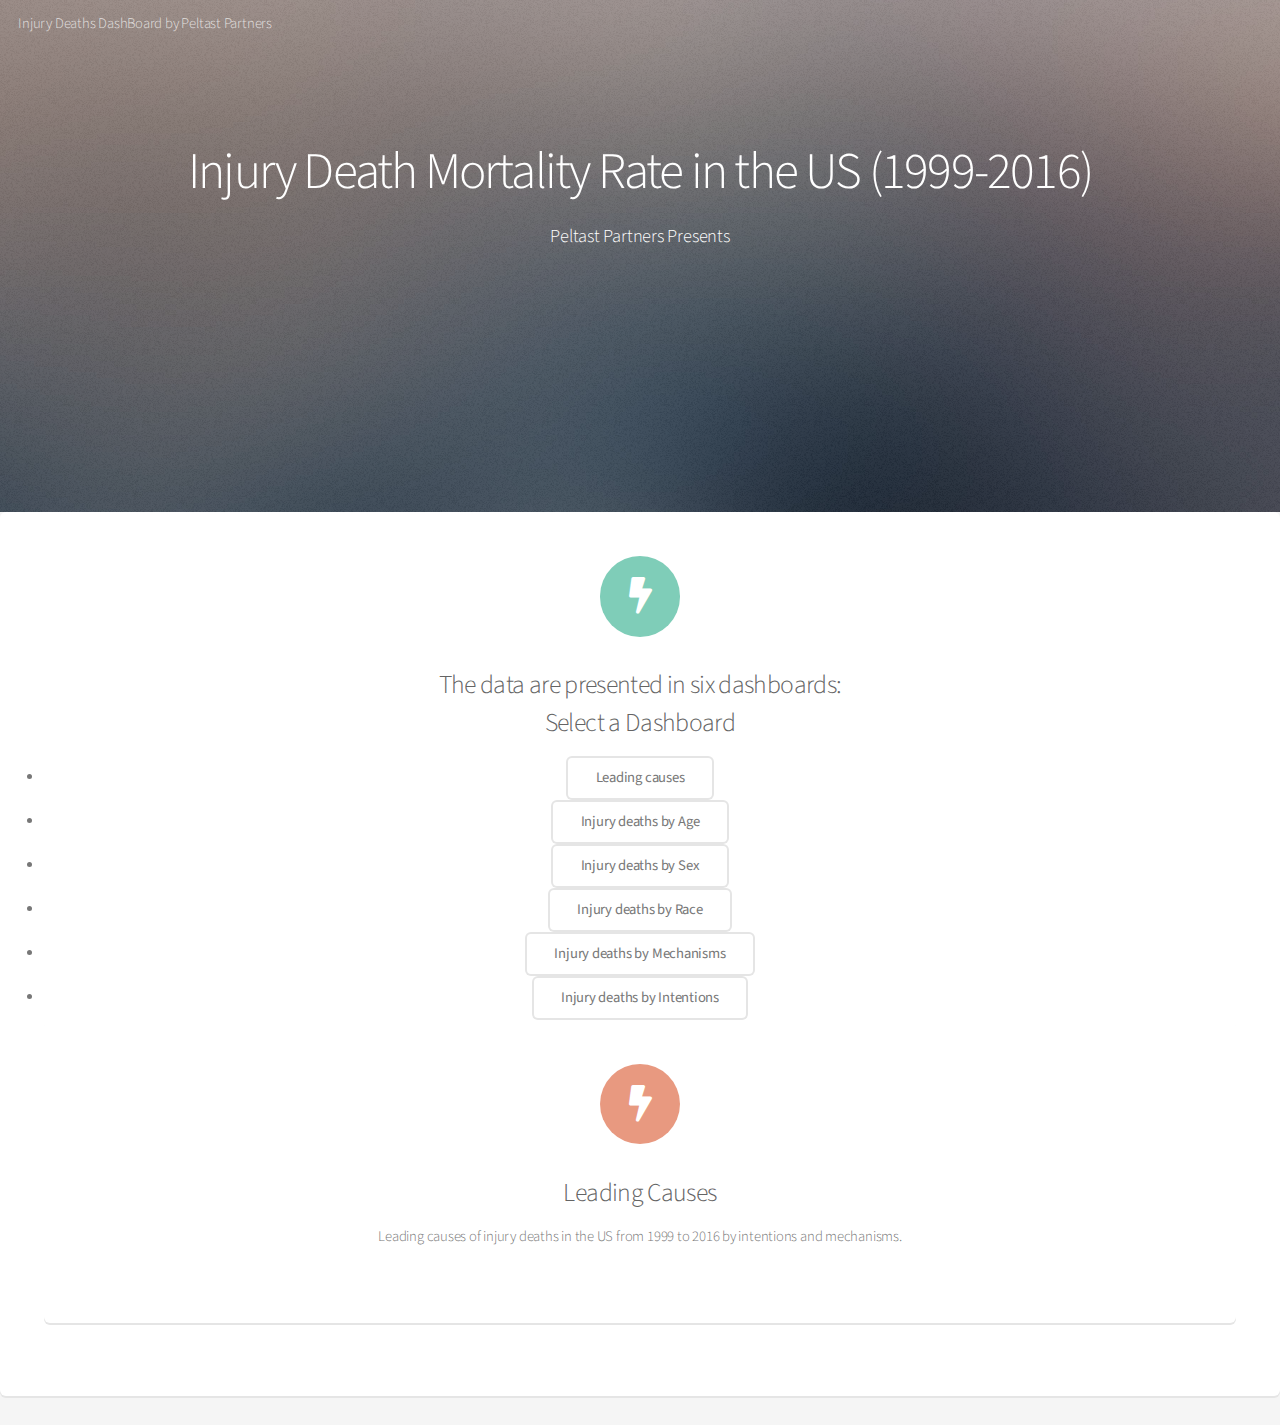
<file: index.html>
<!DOCTYPE HTML>
<!--
	Alpha by HTML5 UP
	html5up.net | @ajlkn
	Free for personal and commercial use under the CCA 3.0 license (html5up.net/license)
-->
<html>
	<head>
		<title>Injury Deaths DashBoard</title>
		<meta charset="utf-8" />
		<meta name="viewport" content="width=device-width, initial-scale=1, user-scalable=no" />
		<link rel="stylesheet" href="assets/css/main.css" />
	</head>
	<body class="landing is-preload">
		<div id="page-wrapper">

			<!-- Header -->
				<header id="header" class="alt">
					<h1>Injury Deaths DashBoard</a> by Peltast Partners</h1>
					
				</header>

			<!-- Banner -->
				<section id="banner">
					<h2>Injury Death Mortality Rate in the US (1999-2016)</h2>
					<p>Peltast Partners Presents</p>
					

				</section>

			<!-- Main -->
		</section>
		<section class="box special features">
			<div class="major">
				<section>
					<span class="icon solid major fa-bolt accent3"></span>
					<head><h3>The data are presented in six dashboards: <br />Select a Dashboard</h3>
										<!-- Nav -->
		<nav id="nav">
			<li><a href="#intro" class="button alt">Leading causes</a></li>
			<li class="active"><a href="byAge.html" class="button alt">Injury deaths by Age</a></li>
			<li><a href="bySex.html" class="button alt"> Injury deaths by Sex</a></li>
			<li><a href="byRace.html" class="button alt">Injury deaths by Race</a></li>
			<li><a href="byMechanism.html" class="button alt">Injury deaths by Mechanisms</a></li>
			<li><a href="byIntentions.html" class="button alt">Injury deaths by Intentions</a></li>

		
		</nav>

		

					<section id="intro" class="box special features">
						<div class="major">
							<section>
								<span class="icon solid major fa-bolt accent2"></span>
								<h3>Leading Causes</h3>
								<p> Leading causes of injury deaths in the US from 1999 to 2016 by intentions and mechanisms.</p>
								<div class='tableauPlaceholder' id='viz1591832825240' style='position: relative'>
									<noscript>
										<a href='#'>
											<img alt=' ' src='https:&#47;&#47;public.tableau.com&#47;static&#47;images&#47;Le&#47;LeadingCauses_15918323935040&#47;LeadingCauses&#47;1_rss.png' style='border: none' />
										</a>
									</noscript>
									<object class='tableauViz'  style='display:none;'>
										<param name='host_url' value='https%3A%2F%2Fpublic.tableau.com%2F' /> 
										<param name='embed_code_version' value='3' /> <param name='site_root' value='' />
										<param name='name' value='LeadingCauses_15918323935040&#47;LeadingCauses' />
										<param name='tabs' value='no' />
										<param name='toolbar' value='yes' />
										<param name='static_image' value='https:&#47;&#47;public.tableau.com&#47;static&#47;images&#47;Le&#47;LeadingCauses_15918323935040&#47;LeadingCauses&#47;1.png' /> 
										<param name='animate_transition' value='yes' /><param name='display_static_image' value='yes' />
										<param name='display_spinner' value='yes' /><param name='display_overlay' value='yes' />
										<param name='display_count' value='yes' />
									</object>
								</div>                
								<script type='text/javascript'>                    
								var divElement = document.getElementById('viz1591832825240');                    
								var vizElement = divElement.getElementsByTagName('object')[0];                    
								if ( divElement.offsetWidth > 800 ) { vizElement.style.width='1000px';vizElement.style.height='827px';} else if ( divElement.offsetWidth > 500 ) { vizElement.style.width='1000px';vizElement.style.height='827px';} else { vizElement.style.width='100%';vizElement.style.height='1277px';}                     var scriptElement = document.createElement('script');                    scriptElement.src = 'https://public.tableau.com/javascripts/api/viz_v1.js';                    vizElement.parentNode.insertBefore(scriptElement, vizElement);                </script>
								
						</div>
</file>
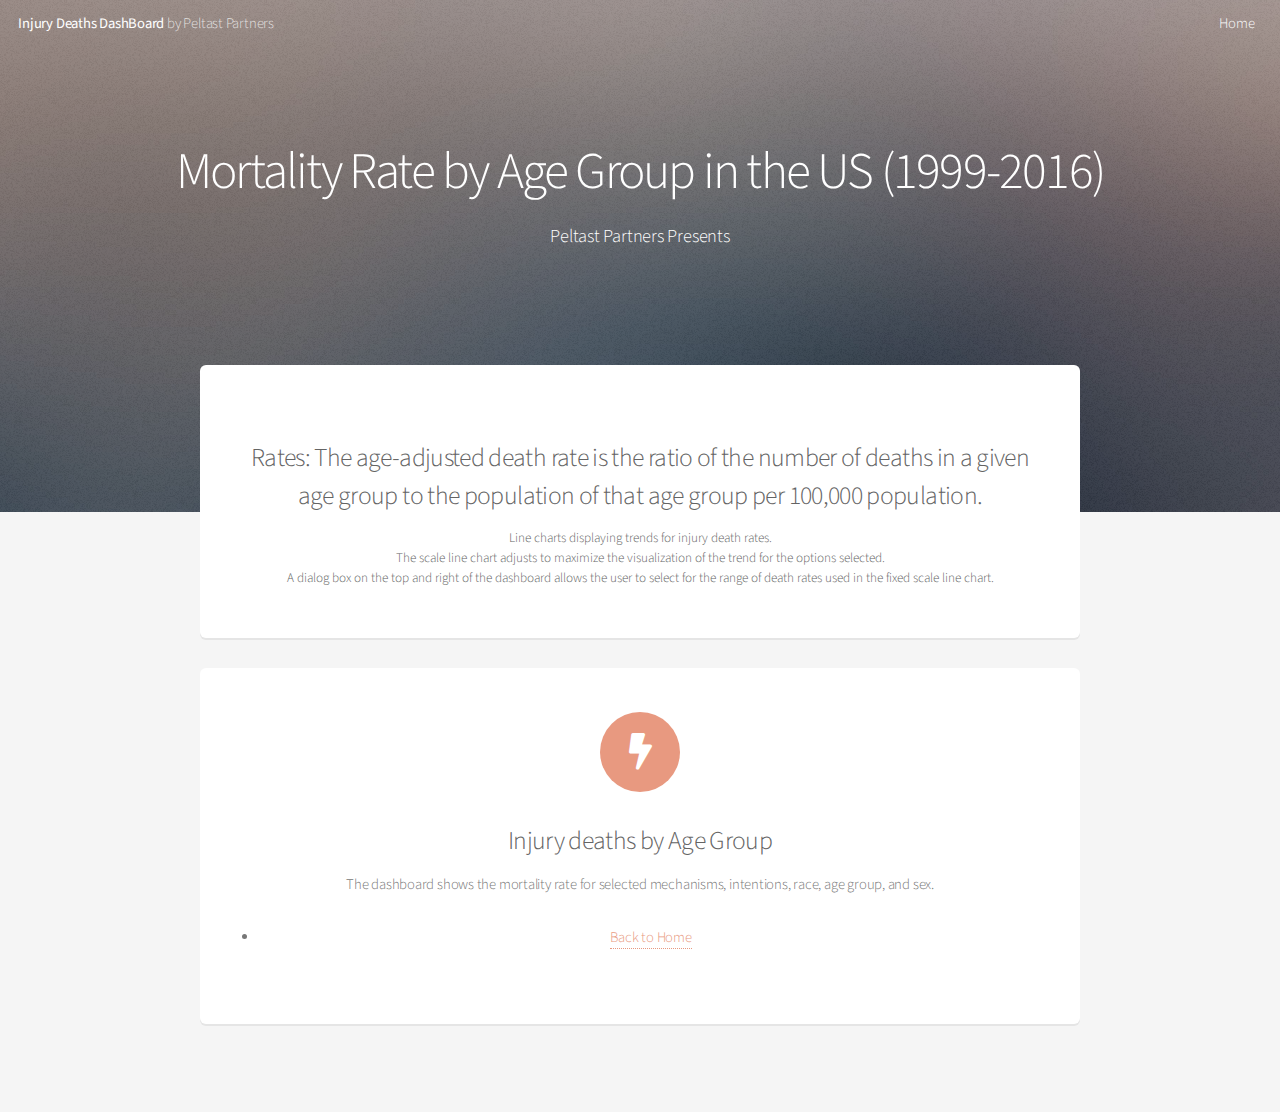
<file: byAge.html>
<!DOCTYPE HTML>
<!--
	Alpha by HTML5 UP
	html5up.net | @ajlkn
	Free for personal and commercial use under the CCA 3.0 license (html5up.net/license)
-->
<html>
	<head>
		<title>Injury Deaths in the US (1999-2016)</title>
		<meta charset="utf-8" />
		<meta name="viewport" content="width=device-width, initial-scale=1, user-scalable=no" />
		<link rel="stylesheet" href="assets/css/main.css" />
	</head>
	<body class="landing is-preload">
		<div id="page-wrapper">

			<!-- Header -->
				<header id="header" class="alt">
					<h1><a href="index.html">Injury Deaths DashBoard</a> by Peltast Partners</h1>
					<nav id="nav">
						<ul>
							<li><a href="index.html">Home</a></li>
							
							
						</ul>
					</nav>
				</header>

			<!-- Banner -->
				<section id="banner">
					<h2>Mortality Rate by Age Group in the US (1999-2016)</h2>
					<p>Peltast Partners Presents</p>

				</section>

			<!-- Main -->
				<section id="main" class="container">

					<section class="box special">
						
							<p style="text-align:left ;">
							<h3>Rates: The age-adjusted death rate is the ratio of the number of deaths in a given age group to the population of that age group per 100,000 population. </h3>
							<h5>Line charts displaying trends for injury death rates. <br />
								The scale line chart adjusts to maximize the visualization of the trend for the options selected. <br />
								A dialog box on the top and right of the dashboard allows the user to select for the range of death rates used in the fixed scale line chart.</h5>
								
							</p>

					</section>

					<section class="box special features">
						<div class="major">
							<section>
								<span class="icon solid major fa-bolt accent2"></span>
								<h3>Injury deaths by Age Group</h3>
								<p> The dashboard shows the mortality rate for selected mechanisms, intentions, race, age group, and sex.</p>
								<nav id="nav">
									<ul>
										<li><a href="index.html">Back to Home</a></li>
										
										
									</ul>
								</nav>
								<div class='tableauPlaceholder' id='viz1591850928525' style='position: relative'><noscript><a href='#'><img alt=' ' src='https:&#47;&#47;public.tableau.com&#47;static&#47;images&#47;Ag&#47;Age-adjustedMortalityRatebyAge&#47;DBbyAge&#47;1_rss.png' style='border: none' /></a></noscript><object class='tableauViz'  style='display:none;'><param name='host_url' value='https%3A%2F%2Fpublic.tableau.com%2F' /> <param name='embed_code_version' value='3' /> <param name='site_root' value='' /><param name='name' value='Age-adjustedMortalityRatebyAge&#47;DBbyAge' /><param name='tabs' value='no' /><param name='toolbar' value='yes' /><param name='static_image' value='https:&#47;&#47;public.tableau.com&#47;static&#47;images&#47;Ag&#47;Age-adjustedMortalityRatebyAge&#47;DBbyAge&#47;1.png' /> <param name='animate_transition' value='yes' /><param name='display_static_image' value='yes' /><param name='display_spinner' value='yes' /><param name='display_overlay' value='yes' /><param name='display_count' value='yes' /><param name='filter' value='publish=yes' /></object></div>                <script type='text/javascript'>                    var divElement = document.getElementById('viz1591850928525');                    var vizElement = divElement.getElementsByTagName('object')[0];                    if ( divElement.offsetWidth > 800 ) { vizElement.style.width='1000px';vizElement.style.height='827px';} else if ( divElement.offsetWidth > 500 ) { vizElement.style.width='1000px';vizElement.style.height='827px';} else { vizElement.style.width='100%';vizElement.style.height='727px';}                     var scriptElement = document.createElement('script');                    scriptElement.src = 'https://public.tableau.com/javascripts/api/viz_v1.js';                    vizElement.parentNode.insertBefore(scriptElement, vizElement);                </script>
						</div>
						
					</section>
</file>
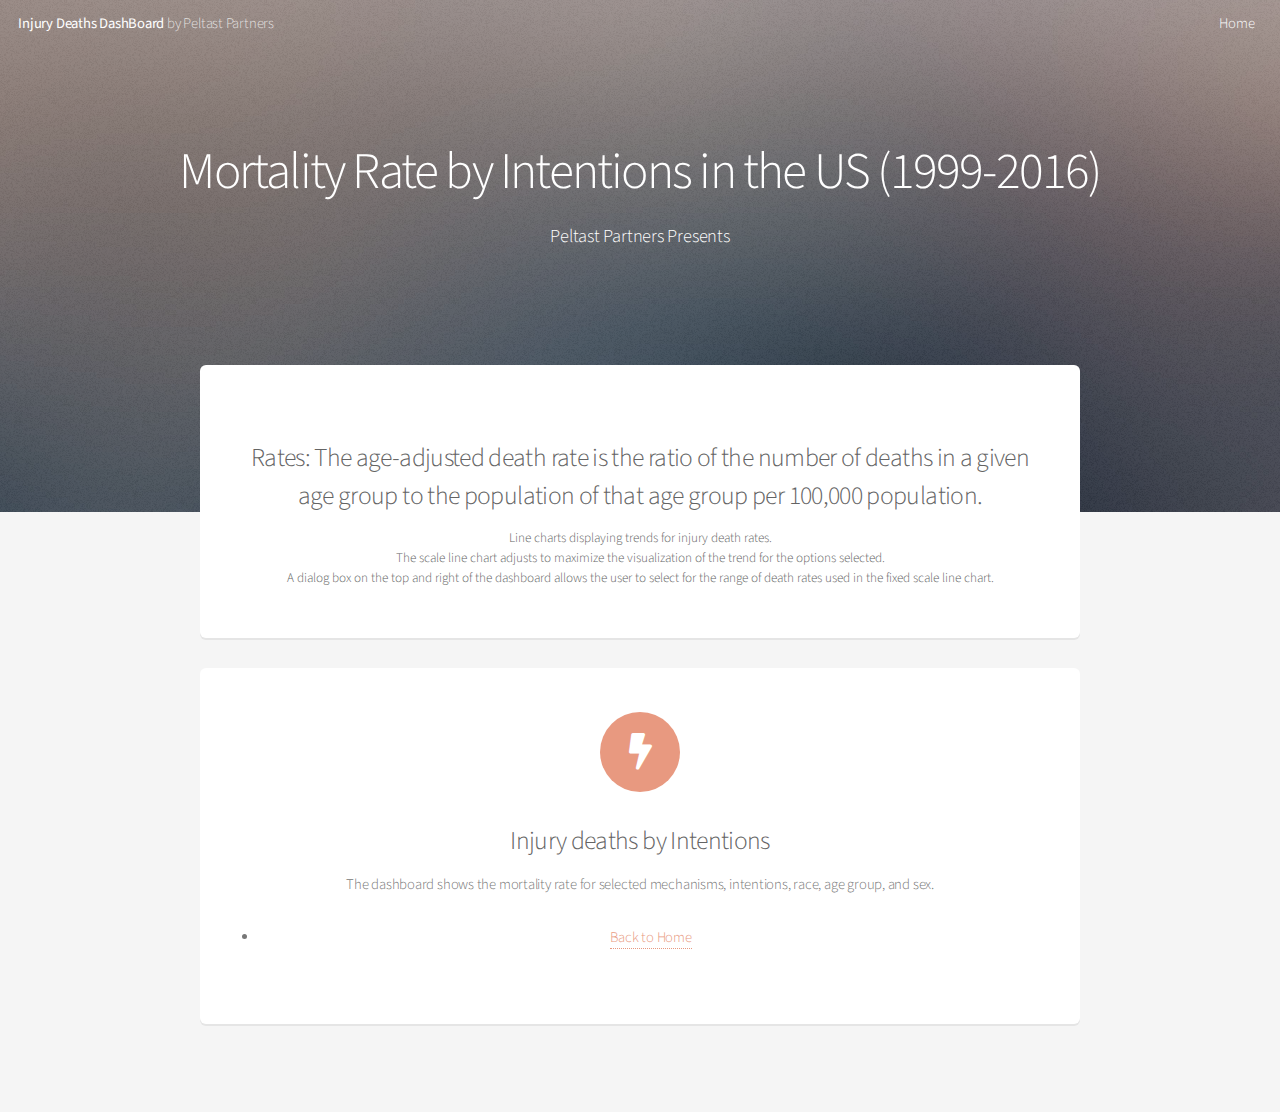
<file: byIntentions.html>
<!DOCTYPE HTML>
<!--
	Alpha by HTML5 UP
	html5up.net | @ajlkn
	Free for personal and commercial use under the CCA 3.0 license (html5up.net/license)
-->
<html>
	<head>
		<title>Injury Deaths in the US (1999-2016)</title>
		<meta charset="utf-8" />
		<meta name="viewport" content="width=device-width, initial-scale=1, user-scalable=no" />
		<link rel="stylesheet" href="assets/css/main.css" />
	</head>
	<body class="landing is-preload">
		<div id="page-wrapper">

			<!-- Header -->
				<header id="header" class="alt">
					<h1><a href="index.html">Injury Deaths DashBoard</a> by Peltast Partners</h1>
					<nav id="nav">
						<ul>
							<li><a href="index.html">Home</a></li>
							
							
						</ul>
					</nav>
				</header>

			<!-- Banner -->
				<section id="banner">
					<h2>Mortality Rate by Intentions in the US (1999-2016)</h2>
					<p>Peltast Partners Presents</p>

				</section>

			<!-- Main -->
				<section id="main" class="container">

					<section class="box special">
						
							<p style="text-align:left ;">
							<h3>Rates: The age-adjusted death rate is the ratio of the number of deaths in a given age group to the population of that age group per 100,000 population. </h3>
							<h5>Line charts displaying trends for injury death rates. <br />
								The scale line chart adjusts to maximize the visualization of the trend for the options selected. <br />
								A dialog box on the top and right of the dashboard allows the user to select for the range of death rates used in the fixed scale line chart.</h5>
								
							</p>

					</section>

					<section class="box special features">
						<div class="major">
							<section>
								<span class="icon solid major fa-bolt accent2"></span>
								<h3>Injury deaths by Intentions</h3>
								<p> The dashboard shows the mortality rate for selected mechanisms, intentions, race, age group, and sex.</p>
								<nav id="nav">
									<ul>
										<li><a href="index.html">Back to Home</a></li>
										
										
									</ul>
								</nav>
								<div class='tableauPlaceholder' id='viz1591846360124' style='position: relative'><noscript><a href='#'><img alt=' ' src='https:&#47;&#47;public.tableau.com&#47;static&#47;images&#47;Ag&#47;Age-adjustedMortalityRatebyIntentions&#47;DBbyIntention&#47;1_rss.png' style='border: none' /></a></noscript><object class='tableauViz'  style='display:none;'><param name='host_url' value='https%3A%2F%2Fpublic.tableau.com%2F' /> <param name='embed_code_version' value='3' /> <param name='site_root' value='' /><param name='name' value='Age-adjustedMortalityRatebyIntentions&#47;DBbyIntention' /><param name='tabs' value='no' /><param name='toolbar' value='yes' /><param name='static_image' value='https:&#47;&#47;public.tableau.com&#47;static&#47;images&#47;Ag&#47;Age-adjustedMortalityRatebyIntentions&#47;DBbyIntention&#47;1.png' /> <param name='animate_transition' value='yes' /><param name='display_static_image' value='yes' /><param name='display_spinner' value='yes' /><param name='display_overlay' value='yes' /><param name='display_count' value='yes' /></object></div>                <script type='text/javascript'>                    var divElement = document.getElementById('viz1591846360124');                    var vizElement = divElement.getElementsByTagName('object')[0];                    if ( divElement.offsetWidth > 800 ) { vizElement.style.width='1000px';vizElement.style.height='827px';} else if ( divElement.offsetWidth > 500 ) { vizElement.style.width='1000px';vizElement.style.height='827px';} else { vizElement.style.width='100%';vizElement.style.height='727px';}                     var scriptElement = document.createElement('script');                    scriptElement.src = 'https://public.tableau.com/javascripts/api/viz_v1.js';                    vizElement.parentNode.insertBefore(scriptElement, vizElement);                </script>
							</div>
						
					</section>
</file>
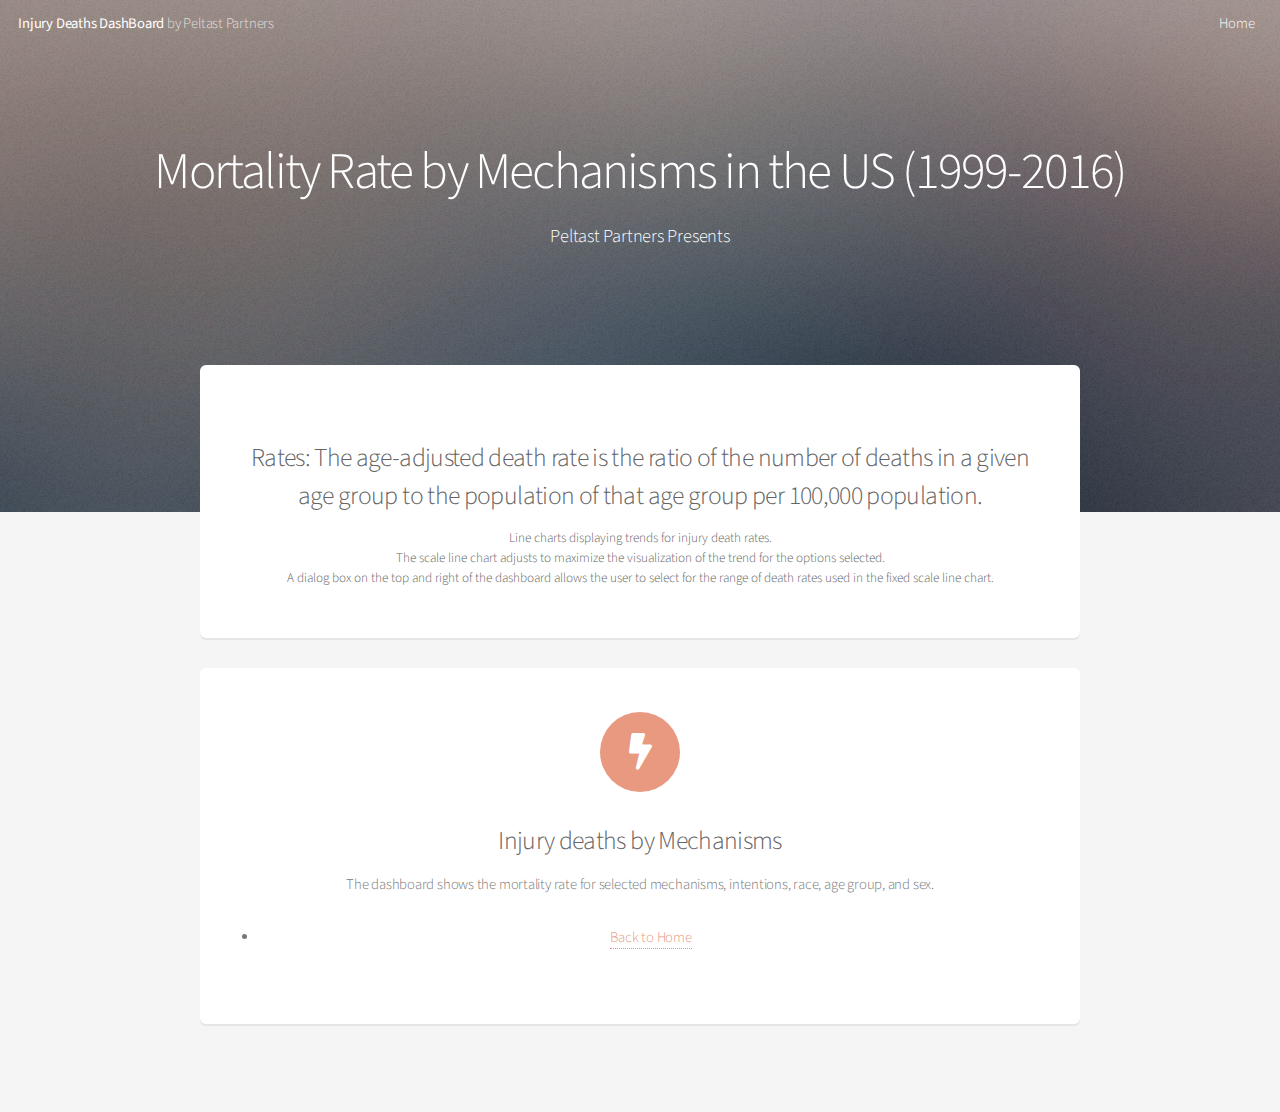
<file: byMechanism.html>
<!DOCTYPE HTML>
<!--
	Alpha by HTML5 UP
	html5up.net | @ajlkn
	Free for personal and commercial use under the CCA 3.0 license (html5up.net/license)
-->
<html>
	<head>
		<title>Injury Deaths in the US (1999-2016)</title>
		<meta charset="utf-8" />
		<meta name="viewport" content="width=device-width, initial-scale=1, user-scalable=no" />
		<link rel="stylesheet" href="assets/css/main.css" />
	</head>
	<body class="landing is-preload">
		<div id="page-wrapper">

			<!-- Header -->
				<header id="header" class="alt">
					<h1><a href="index.html">Injury Deaths DashBoard</a> by Peltast Partners</h1>
					<nav id="nav">
						<ul>
							<li><a href="index.html">Home</a></li>
							
							
						</ul>
					</nav>
				</header>

			<!-- Banner -->
				<section id="banner">
					<h2>Mortality Rate by Mechanisms in the US (1999-2016)</h2>
					<p>Peltast Partners Presents</p>

				</section>

			<!-- Main -->
				<section id="main" class="container">

					<section class="box special">
						
							<p style="text-align:left ;">
							<h3>Rates: The age-adjusted death rate is the ratio of the number of deaths in a given age group to the population of that age group per 100,000 population. </h3>
							<h5>Line charts displaying trends for injury death rates. <br />
								The scale line chart adjusts to maximize the visualization of the trend for the options selected. <br />
								A dialog box on the top and right of the dashboard allows the user to select for the range of death rates used in the fixed scale line chart.</h5>
								
							</p>

					</section>

					<section class="box special features">
						<div class="major">
							<section>
								<span class="icon solid major fa-bolt accent2"></span>
								<h3>Injury deaths by Mechanisms</h3>
								<p> The dashboard shows the mortality rate for selected mechanisms, intentions, race, age group, and sex.</p>
								<nav id="nav">
									<ul>
										<li><a href="index.html">Back to Home</a></li>
										
										
									</ul>
								</nav>
								<div class='tableauPlaceholder' id='viz1591846265862' style='position: relative'><noscript><a href='#'><img alt=' ' src='https:&#47;&#47;public.tableau.com&#47;static&#47;images&#47;Ag&#47;Age-adjustedMortalityRatebyMechanism&#47;DBbyMechanism&#47;1_rss.png' style='border: none' /></a></noscript><object class='tableauViz'  style='display:none;'><param name='host_url' value='https%3A%2F%2Fpublic.tableau.com%2F' /> <param name='embed_code_version' value='3' /> <param name='site_root' value='' /><param name='name' value='Age-adjustedMortalityRatebyMechanism&#47;DBbyMechanism' /><param name='tabs' value='no' /><param name='toolbar' value='yes' /><param name='static_image' value='https:&#47;&#47;public.tableau.com&#47;static&#47;images&#47;Ag&#47;Age-adjustedMortalityRatebyMechanism&#47;DBbyMechanism&#47;1.png' /> <param name='animate_transition' value='yes' /><param name='display_static_image' value='yes' /><param name='display_spinner' value='yes' /><param name='display_overlay' value='yes' /><param name='display_count' value='yes' /></object></div>                <script type='text/javascript'>                    var divElement = document.getElementById('viz1591846265862');                    var vizElement = divElement.getElementsByTagName('object')[0];                    if ( divElement.offsetWidth > 800 ) { vizElement.style.width='1000px';vizElement.style.height='827px';} else if ( divElement.offsetWidth > 500 ) { vizElement.style.width='1000px';vizElement.style.height='827px';} else { vizElement.style.width='100%';vizElement.style.height='727px';}                     var scriptElement = document.createElement('script');                    scriptElement.src = 'https://public.tableau.com/javascripts/api/viz_v1.js';                    vizElement.parentNode.insertBefore(scriptElement, vizElement);                </script>
							</div>
						
					</section>
</file>
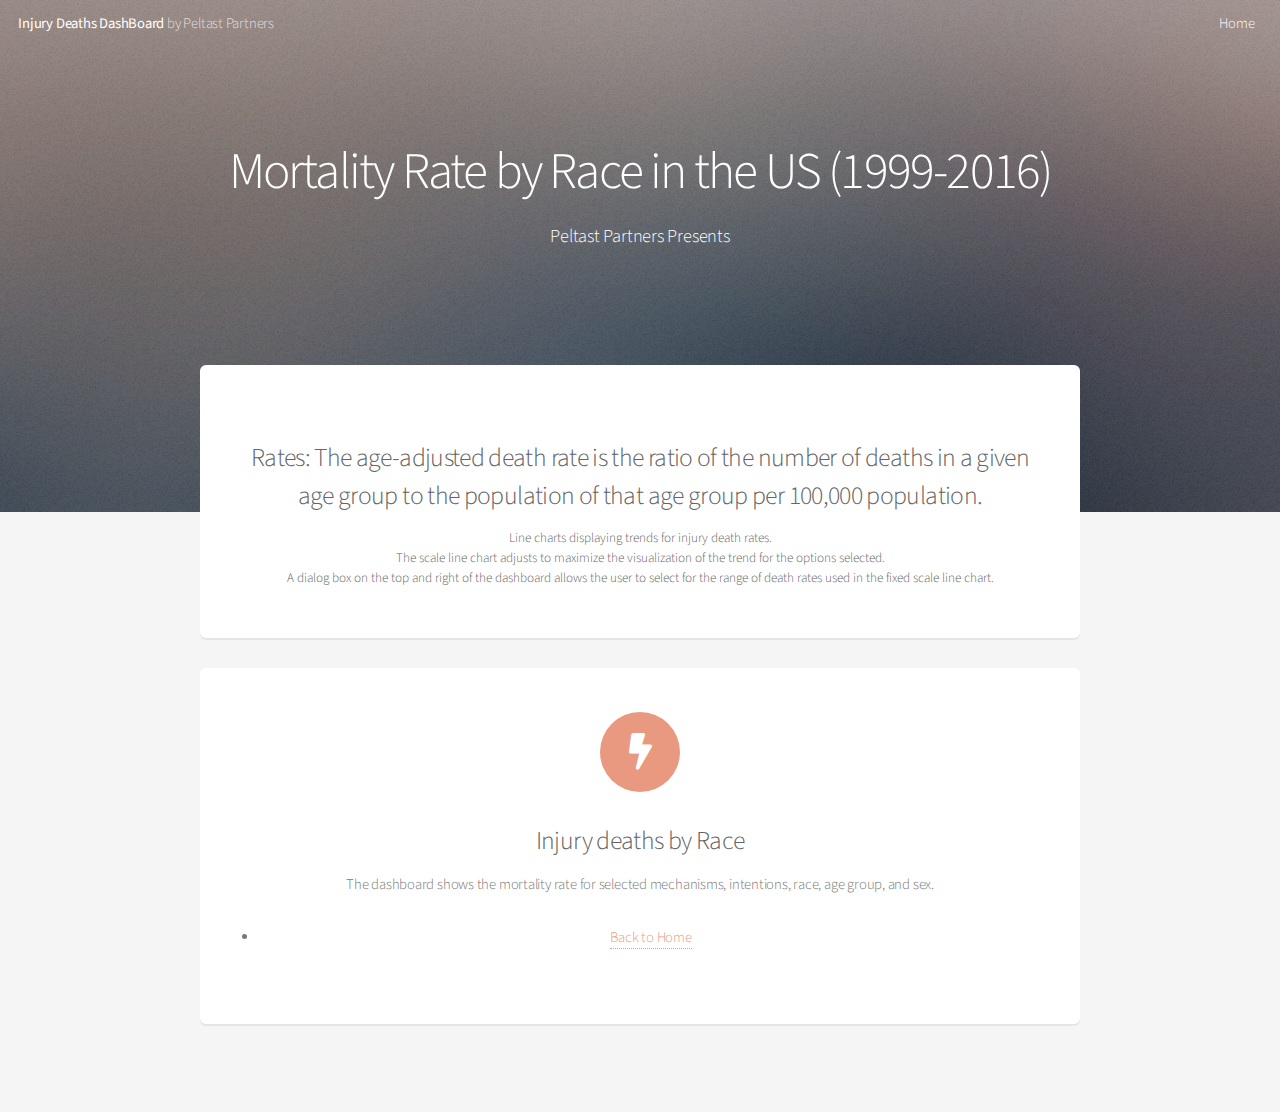
<file: byRace.html>
<!DOCTYPE HTML>
<!--
	Alpha by HTML5 UP
	html5up.net | @ajlkn
	Free for personal and commercial use under the CCA 3.0 license (html5up.net/license)
-->
<html>
	<head>
		<title>Injury Deaths in the US (1999-2016)</title>
		<meta charset="utf-8" />
		<meta name="viewport" content="width=device-width, initial-scale=1, user-scalable=no" />
		<link rel="stylesheet" href="assets/css/main.css" />
	</head>
	<body class="landing is-preload">
		<div id="page-wrapper">

			<!-- Header -->
				<header id="header" class="alt">
					<h1><a href="index.html">Injury Deaths DashBoard</a> by Peltast Partners</h1>
					<nav id="nav">
						<ul>
							<li><a href="index.html">Home</a></li>
							
							
						</ul>
					</nav>
				</header>

			<!-- Banner -->
				<section id="banner">
					<h2>Mortality Rate by Race in the US (1999-2016)</h2>
					<p>Peltast Partners Presents</p>

				</section>

			<!-- Main -->
				<section id="main" class="container">

					<section class="box special">
						
							<p style="text-align:left ;">
							<h3>Rates: The age-adjusted death rate is the ratio of the number of deaths in a given age group to the population of that age group per 100,000 population. </h3>
							<h5>Line charts displaying trends for injury death rates. <br />
								The scale line chart adjusts to maximize the visualization of the trend for the options selected. <br />
								A dialog box on the top and right of the dashboard allows the user to select for the range of death rates used in the fixed scale line chart.</h5>
								
							</p>

					</section>

					<section class="box special features">
						<div class="major">
							<section>
								<span class="icon solid major fa-bolt accent2"></span>
								<h3>Injury deaths by Race</h3>
								<p> The dashboard shows the mortality rate for selected mechanisms, intentions, race, age group, and sex.</p>
								<nav id="nav">
									<ul>
										<li><a href="index.html">Back to Home</a></li>
										
										
									</ul>
								</nav>
								<div class='tableauPlaceholder' id='viz1591846037631' style='position: relative'><noscript><a href='#'><img alt=' ' src='https:&#47;&#47;public.tableau.com&#47;static&#47;images&#47;Ag&#47;Age-adjustedMortalityRatebyRace&#47;DBbyRace&#47;1_rss.png' style='border: none' /></a></noscript><object class='tableauViz'  style='display:none;'><param name='host_url' value='https%3A%2F%2Fpublic.tableau.com%2F' /> <param name='embed_code_version' value='3' /> <param name='site_root' value='' /><param name='name' value='Age-adjustedMortalityRatebyRace&#47;DBbyRace' /><param name='tabs' value='no' /><param name='toolbar' value='yes' /><param name='static_image' value='https:&#47;&#47;public.tableau.com&#47;static&#47;images&#47;Ag&#47;Age-adjustedMortalityRatebyRace&#47;DBbyRace&#47;1.png' /> <param name='animate_transition' value='yes' /><param name='display_static_image' value='yes' /><param name='display_spinner' value='yes' /><param name='display_overlay' value='yes' /><param name='display_count' value='yes' /><param name='filter' value='publish=yes' /></object></div>                <script type='text/javascript'>                    var divElement = document.getElementById('viz1591846037631');                    var vizElement = divElement.getElementsByTagName('object')[0];                    if ( divElement.offsetWidth > 800 ) { vizElement.style.width='1000px';vizElement.style.height='827px';} else if ( divElement.offsetWidth > 500 ) { vizElement.style.width='1000px';vizElement.style.height='827px';} else { vizElement.style.width='100%';vizElement.style.height='727px';}                     var scriptElement = document.createElement('script');                    scriptElement.src = 'https://public.tableau.com/javascripts/api/viz_v1.js';                    vizElement.parentNode.insertBefore(scriptElement, vizElement);                </script>
							</div>
						
					</section>
</file>
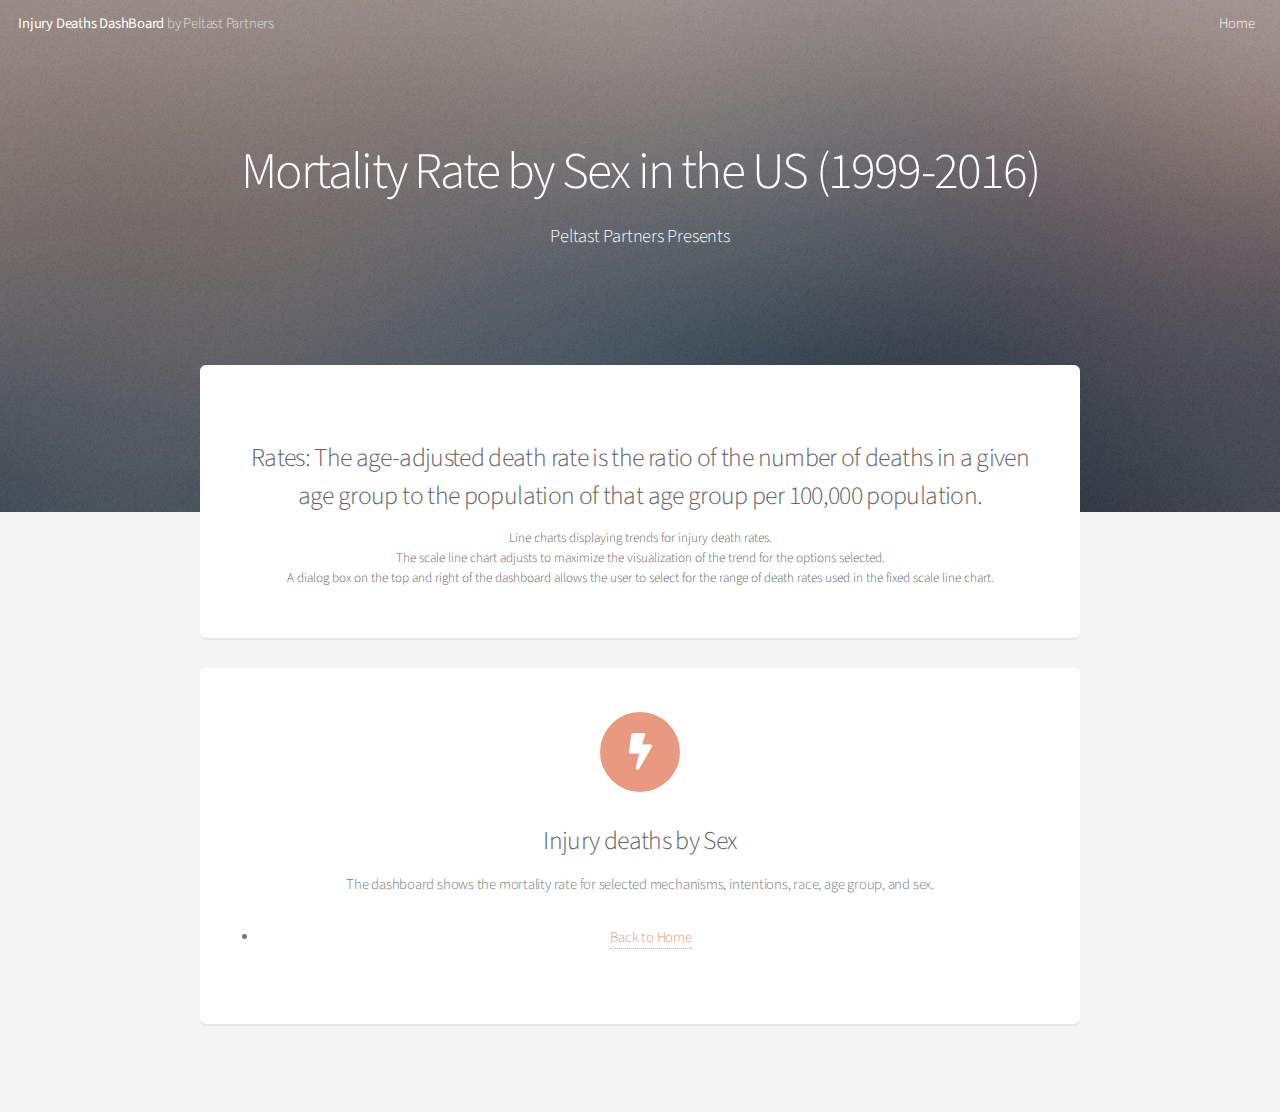
<file: bySex.html>
<!DOCTYPE HTML>
<!--
	Alpha by HTML5 UP
	html5up.net | @ajlkn
	Free for personal and commercial use under the CCA 3.0 license (html5up.net/license)
-->
<html>
	<head>
		<title>Injury Deaths in the US (1999-2016)</title>
		<meta charset="utf-8" />
		<meta name="viewport" content="width=device-width, initial-scale=1, user-scalable=no" />
		<link rel="stylesheet" href="assets/css/main.css" />
	</head>
	<body class="landing is-preload">
		<div id="page-wrapper">

			<!-- Header -->
				<header id="header" class="alt">
					<h1><a href="index.html">Injury Deaths DashBoard</a> by Peltast Partners</h1>
					<nav id="nav">
						<ul>
							<li><a href="index.html">Home</a></li>
							
							
						</ul>
					</nav>
				</header>

			<!-- Banner -->
				<section id="banner">
					<h2>Mortality Rate by Sex in the US (1999-2016)</h2>
					<p>Peltast Partners Presents</p>

				</section>

			<!-- Main -->
				<section id="main" class="container">

					<section class="box special">
						
							<p style="text-align:left ;">
							<h3>Rates: The age-adjusted death rate is the ratio of the number of deaths in a given age group to the population of that age group per 100,000 population. </h3>
							<h5>Line charts displaying trends for injury death rates. <br />
								The scale line chart adjusts to maximize the visualization of the trend for the options selected. <br />
								A dialog box on the top and right of the dashboard allows the user to select for the range of death rates used in the fixed scale line chart.</h5>
								
							</p>

					</section>

					<section class="box special features">
						<div class="major">
							<section>
								<span class="icon solid major fa-bolt accent2"></span>
								<h3>Injury deaths by Sex</h3>
								<p> The dashboard shows the mortality rate for selected mechanisms, intentions, race, age group, and sex.</p>
								<nav id="nav">
									<ul>
										<li><a href="index.html">Back to Home</a></li>
										
										
									</ul>
								</nav>
								<div class='tableauPlaceholder' id='viz1591845618391' style='position: relative'><noscript><a href='#'><img alt=' ' src='https:&#47;&#47;public.tableau.com&#47;static&#47;images&#47;Ag&#47;Age-adjustedMortalityRatebySex&#47;DBbySex&#47;1_rss.png' style='border: none' /></a></noscript><object class='tableauViz'  style='display:none;'><param name='host_url' value='https%3A%2F%2Fpublic.tableau.com%2F' /> <param name='embed_code_version' value='3' /> <param name='site_root' value='' /><param name='name' value='Age-adjustedMortalityRatebySex&#47;DBbySex' /><param name='tabs' value='no' /><param name='toolbar' value='yes' /><param name='static_image' value='https:&#47;&#47;public.tableau.com&#47;static&#47;images&#47;Ag&#47;Age-adjustedMortalityRatebySex&#47;DBbySex&#47;1.png' /> <param name='animate_transition' value='yes' /><param name='display_static_image' value='yes' /><param name='display_spinner' value='yes' /><param name='display_overlay' value='yes' /><param name='display_count' value='yes' /></object></div>                <script type='text/javascript'>                    var divElement = document.getElementById('viz1591845618391');                    var vizElement = divElement.getElementsByTagName('object')[0];                    if ( divElement.offsetWidth > 800 ) { vizElement.style.width='1000px';vizElement.style.height='827px';} else if ( divElement.offsetWidth > 500 ) { vizElement.style.width='1000px';vizElement.style.height='827px';} else { vizElement.style.width='100%';vizElement.style.height='727px';}                     var scriptElement = document.createElement('script');                    scriptElement.src = 'https://public.tableau.com/javascripts/api/viz_v1.js';                    vizElement.parentNode.insertBefore(scriptElement, vizElement);                </script>
							</div>
						
					</section>
</file>
<file: assets/css/main.css>
@import url("fontawesome-all.min.css");
@import url("https://fonts.googleapis.com/css?family=Source+Sans+Pro:300,400,300italic,400italic");

/*
	Alpha by HTML5 UP
	html5up.net | @ajlkn
	Free for personal and commercial use under the CCA 3.0 license (html5up.net/license)
*/

/* Reset */

/* Based on meyerweb.com/eric/tools/css/reset (v2.0 | 20110126 | License: public domain) */

	html, body, div, span, applet, object,
	iframe, h1, h2, h3, h4, h5, h6, p, blockquote,
	pre, a, abbr, acronym, address, big, cite,
	code, del, dfn, em, img, ins, kbd, q, s, samp,
	small, strike, strong, sub, sup, tt, var, b,
	u, i, center, dl, dt, dd, ol, ul, li, fieldset,
	form, label, legend, table, caption, tbody,
	tfoot, thead, tr, th, td, article, aside,
	canvas, details, embed, figure, figcaption,
	footer, header, hgroup, menu, nav, output, ruby,
	section, summary, time, mark, audio, video {
		margin: 0;
		padding: 0;
		border: 0;
		font-size: 100%;
		font: inherit;
		vertical-align: baseline;
	}

	article, aside, details, figcaption, figure,
	footer, header, hgroup, menu, nav, section {
		display: block;
	}

	body {
		line-height: 1;
	}

	ol, ul {
		list-style: none;
	}

	blockquote, q {
		quotes: none;
	}

		blockquote:before, blockquote:after, q:before, q:after {
			content: '';
			content: none;
		}

	table {
		border-collapse: collapse;
		border-spacing: 0;
	}

	body {
		-webkit-text-size-adjust: none;
	}

	mark {
		background-color: transparent;
		color: inherit;
	}

	input::-moz-focus-inner {
		border: 0;
		padding: 0;
	}

	input, select, textarea {
		-moz-appearance: none;
		-webkit-appearance: none;
		-ms-appearance: none;
		appearance: none;
	}

/* Basic */

	@-ms-viewport {
		width: device-width;
	}

	body {
		-ms-overflow-style: scrollbar;
	}

	@media screen and (max-width: 480px) {

		html, body {
			min-width: 320px;
		}

	}

	html {
		box-sizing: border-box;
	}

	*, *:before, *:after {
		box-sizing: inherit;
	}

	body {
		background: #f5f5f5;
	}

	body, input, select, textarea {
		color: #777;
		font-family: "Source Sans Pro", sans-serif;
		font-size: 16pt;
		font-weight: 300;
		line-height: 1.65em;
		letter-spacing: -0.015em;
	}

	a {
		-moz-transition: color 0.2s ease-in-out, border-bottom-color 0.2s ease-in-out;
		-webkit-transition: color 0.2s ease-in-out, border-bottom-color 0.2s ease-in-out;
		-ms-transition: color 0.2s ease-in-out, border-bottom-color 0.2s ease-in-out;
		transition: color 0.2s ease-in-out, border-bottom-color 0.2s ease-in-out;
		border-bottom: dotted 1px;
		color: #e89980;
		text-decoration: none;
	}

		a:hover {
			border-bottom-color: transparent;
		}

	strong, b {
		color: #646464;
		font-weight: 400;
	}

	em, i {
		font-style: italic;
	}

	p {
		margin: 0 0 2em 0;
	}

	h1, h2, h3, h4, h5, h6 {
		color: #646464;
		font-weight: 300;
		line-height: 1em;
		margin: 0 0 0.5em 0;
	}

		h1 a, h2 a, h3 a, h4 a, h5 a, h6 a {
			color: inherit;
			text-decoration: none;
		}

	h2 {
		font-size: 2.25em;
		line-height: 1.5em;
		letter-spacing: -0.035em;
	}

	h3 {
		font-size: 1.75em;
		line-height: 1.5em;
		letter-spacing: -0.025em;
	}

	h4 {
		font-size: 1.1em;
		line-height: 1.5em;
		letter-spacing: 0;
	}

	h5 {
		font-size: 0.9em;
		line-height: 1.5em;
		letter-spacing: 0;
	}

	h6 {
		font-size: 0.7em;
		line-height: 1.5em;
		letter-spacing: 0;
	}

	sub {
		font-size: 0.8em;
		position: relative;
		top: 0.5em;
	}

	sup {
		font-size: 0.8em;
		position: relative;
		top: -0.5em;
	}

	hr {
		border: 0;
		border-bottom: solid 2px #e5e5e5;
		margin: 2em 0;
	}

		hr.major {
			margin: 3em 0;
		}

	blockquote {
		border-left: solid 4px #e5e5e5;
		font-style: italic;
		margin: 0 0 2em 0;
		padding: 0.5em 0 0.5em 2em;
	}

	pre {
		-webkit-overflow-scrolling: touch;
		background: #f8f8f8;
		border-radius: 6px;
		border: solid 1px #e5e5e5;
		font-family: monospace;
		font-size: 0.9em;
		line-height: 1.75em;
		margin: 0 0 2em 0;
		overflow-x: auto;
		padding: 1em 1.5em;
	}

	code {
		background: #f8f8f8;
		border-radius: 6px;
		border: solid 1px #e5e5e5;
		font-family: monospace;
		font-size: 0.9em;
		margin: 0 0.25em;
		padding: 0.25em 0.65em;
	}

	.align-left {
		text-align: left;
	}

	.align-center {
		text-align: center;
	}

	.align-right {
		text-align: right;
	}

/* Row */

	.row {
		display: flex;
		flex-wrap: wrap;
		box-sizing: border-box;
		align-items: stretch;
	}

		.row > * {
			box-sizing: border-box;
		}

		.row.gtr-uniform > * > :last-child {
			margin-bottom: 0;
		}

		.row.aln-left {
			justify-content: flex-start;
		}

		.row.aln-center {
			justify-content: center;
		}

		.row.aln-right {
			justify-content: flex-end;
		}

		.row.aln-top {
			align-items: flex-start;
		}

		.row.aln-middle {
			align-items: center;
		}

		.row.aln-bottom {
			align-items: flex-end;
		}

		.row > .imp {
			order: -1;
		}

		.row > .col-1 {
			width: 8.33333%;
		}

		.row > .off-1 {
			margin-left: 8.33333%;
		}

		.row > .col-2 {
			width: 16.66667%;
		}

		.row > .off-2 {
			margin-left: 16.66667%;
		}

		.row > .col-3 {
			width: 25%;
		}

		.row > .off-3 {
			margin-left: 25%;
		}

		.row > .col-4 {
			width: 33.33333%;
		}

		.row > .off-4 {
			margin-left: 33.33333%;
		}

		.row > .col-5 {
			width: 41.66667%;
		}

		.row > .off-5 {
			margin-left: 41.66667%;
		}

		.row > .col-6 {
			width: 50%;
		}

		.row > .off-6 {
			margin-left: 50%;
		}

		.row > .col-7 {
			width: 58.33333%;
		}

		.row > .off-7 {
			margin-left: 58.33333%;
		}

		.row > .col-8 {
			width: 66.66667%;
		}

		.row > .off-8 {
			margin-left: 66.66667%;
		}

		.row > .col-9 {
			width: 75%;
		}

		.row > .off-9 {
			margin-left: 75%;
		}

		.row > .col-10 {
			width: 83.33333%;
		}

		.row > .off-10 {
			margin-left: 83.33333%;
		}

		.row > .col-11 {
			width: 91.66667%;
		}

		.row > .off-11 {
			margin-left: 91.66667%;
		}

		.row > .col-12 {
			width: 100%;
		}

		.row > .off-12 {
			margin-left: 100%;
		}

		.row.gtr-0 {
			margin-top: 0;
			margin-left: 0em;
		}

			.row.gtr-0 > * {
				padding: 0 0 0 0em;
			}

			.row.gtr-0.gtr-uniform {
				margin-top: 0em;
			}

				.row.gtr-0.gtr-uniform > * {
					padding-top: 0em;
				}

		.row.gtr-25 {
			margin-top: 0;
			margin-left: -0.5em;
		}

			.row.gtr-25 > * {
				padding: 0 0 0 0.5em;
			}

			.row.gtr-25.gtr-uniform {
				margin-top: -0.5em;
			}

				.row.gtr-25.gtr-uniform > * {
					padding-top: 0.5em;
				}

		.row.gtr-50 {
			margin-top: 0;
			margin-left: -1em;
		}

			.row.gtr-50 > * {
				padding: 0 0 0 1em;
			}

			.row.gtr-50.gtr-uniform {
				margin-top: -1em;
			}

				.row.gtr-50.gtr-uniform > * {
					padding-top: 1em;
				}

		.row {
			margin-top: 0;
			margin-left: -2em;
		}

			.row > * {
				padding: 0 0 0 2em;
			}

			.row.gtr-uniform {
				margin-top: -2em;
			}

				.row.gtr-uniform > * {
					padding-top: 2em;
				}

		.row.gtr-150 {
			margin-top: 0;
			margin-left: -3em;
		}

			.row.gtr-150 > * {
				padding: 0 0 0 3em;
			}

			.row.gtr-150.gtr-uniform {
				margin-top: -3em;
			}

				.row.gtr-150.gtr-uniform > * {
					padding-top: 3em;
				}

		.row.gtr-200 {
			margin-top: 0;
			margin-left: -4em;
		}

			.row.gtr-200 > * {
				padding: 0 0 0 4em;
			}

			.row.gtr-200.gtr-uniform {
				margin-top: -4em;
			}

				.row.gtr-200.gtr-uniform > * {
					padding-top: 4em;
				}

		@media screen and (max-width: 1680px) {

			.row {
				display: flex;
				flex-wrap: wrap;
				box-sizing: border-box;
				align-items: stretch;
			}

				.row > * {
					box-sizing: border-box;
				}

				.row.gtr-uniform > * > :last-child {
					margin-bottom: 0;
				}

				.row.aln-left {
					justify-content: flex-start;
				}

				.row.aln-center {
					justify-content: center;
				}

				.row.aln-right {
					justify-content: flex-end;
				}

				.row.aln-top {
					align-items: flex-start;
				}

				.row.aln-middle {
					align-items: center;
				}

				.row.aln-bottom {
					align-items: flex-end;
				}

				.row > .imp-wide {
					order: -1;
				}

				.row > .col-1-wide {
					width: 8.33333%;
				}

				.row > .off-1-wide {
					margin-left: 8.33333%;
				}

				.row > .col-2-wide {
					width: 16.66667%;
				}

				.row > .off-2-wide {
					margin-left: 16.66667%;
				}

				.row > .col-3-wide {
					width: 25%;
				}

				.row > .off-3-wide {
					margin-left: 25%;
				}

				.row > .col-4-wide {
					width: 33.33333%;
				}

				.row > .off-4-wide {
					margin-left: 33.33333%;
				}

				.row > .col-5-wide {
					width: 41.66667%;
				}

				.row > .off-5-wide {
					margin-left: 41.66667%;
				}

				.row > .col-6-wide {
					width: 50%;
				}

				.row > .off-6-wide {
					margin-left: 50%;
				}

				.row > .col-7-wide {
					width: 58.33333%;
				}

				.row > .off-7-wide {
					margin-left: 58.33333%;
				}

				.row > .col-8-wide {
					width: 66.66667%;
				}

				.row > .off-8-wide {
					margin-left: 66.66667%;
				}

				.row > .col-9-wide {
					width: 75%;
				}

				.row > .off-9-wide {
					margin-left: 75%;
				}

				.row > .col-10-wide {
					width: 83.33333%;
				}

				.row > .off-10-wide {
					margin-left: 83.33333%;
				}

				.row > .col-11-wide {
					width: 91.66667%;
				}

				.row > .off-11-wide {
					margin-left: 91.66667%;
				}

				.row > .col-12-wide {
					width: 100%;
				}

				.row > .off-12-wide {
					margin-left: 100%;
				}

				.row.gtr-0 {
					margin-top: 0;
					margin-left: 0em;
				}

					.row.gtr-0 > * {
						padding: 0 0 0 0em;
					}

					.row.gtr-0.gtr-uniform {
						margin-top: 0em;
					}

						.row.gtr-0.gtr-uniform > * {
							padding-top: 0em;
						}

				.row.gtr-25 {
					margin-top: 0;
					margin-left: -0.5em;
				}

					.row.gtr-25 > * {
						padding: 0 0 0 0.5em;
					}

					.row.gtr-25.gtr-uniform {
						margin-top: -0.5em;
					}

						.row.gtr-25.gtr-uniform > * {
							padding-top: 0.5em;
						}

				.row.gtr-50 {
					margin-top: 0;
					margin-left: -1em;
				}

					.row.gtr-50 > * {
						padding: 0 0 0 1em;
					}

					.row.gtr-50.gtr-uniform {
						margin-top: -1em;
					}

						.row.gtr-50.gtr-uniform > * {
							padding-top: 1em;
						}

				.row {
					margin-top: 0;
					margin-left: -2em;
				}

					.row > * {
						padding: 0 0 0 2em;
					}

					.row.gtr-uniform {
						margin-top: -2em;
					}

						.row.gtr-uniform > * {
							padding-top: 2em;
						}

				.row.gtr-150 {
					margin-top: 0;
					margin-left: -3em;
				}

					.row.gtr-150 > * {
						padding: 0 0 0 3em;
					}

					.row.gtr-150.gtr-uniform {
						margin-top: -3em;
					}

						.row.gtr-150.gtr-uniform > * {
							padding-top: 3em;
						}

				.row.gtr-200 {
					margin-top: 0;
					margin-left: -4em;
				}

					.row.gtr-200 > * {
						padding: 0 0 0 4em;
					}

					.row.gtr-200.gtr-uniform {
						margin-top: -4em;
					}

						.row.gtr-200.gtr-uniform > * {
							padding-top: 4em;
						}

		}

		@media screen and (max-width: 1280px) {

			.row {
				display: flex;
				flex-wrap: wrap;
				box-sizing: border-box;
				align-items: stretch;
			}

				.row > * {
					box-sizing: border-box;
				}

				.row.gtr-uniform > * > :last-child {
					margin-bottom: 0;
				}

				.row.aln-left {
					justify-content: flex-start;
				}

				.row.aln-center {
					justify-content: center;
				}

				.row.aln-right {
					justify-content: flex-end;
				}

				.row.aln-top {
					align-items: flex-start;
				}

				.row.aln-middle {
					align-items: center;
				}

				.row.aln-bottom {
					align-items: flex-end;
				}

				.row > .imp-normal {
					order: -1;
				}

				.row > .col-1-normal {
					width: 8.33333%;
				}

				.row > .off-1-normal {
					margin-left: 8.33333%;
				}

				.row > .col-2-normal {
					width: 16.66667%;
				}

				.row > .off-2-normal {
					margin-left: 16.66667%;
				}

				.row > .col-3-normal {
					width: 25%;
				}

				.row > .off-3-normal {
					margin-left: 25%;
				}

				.row > .col-4-normal {
					width: 33.33333%;
				}

				.row > .off-4-normal {
					margin-left: 33.33333%;
				}

				.row > .col-5-normal {
					width: 41.66667%;
				}

				.row > .off-5-normal {
					margin-left: 41.66667%;
				}

				.row > .col-6-normal {
					width: 50%;
				}

				.row > .off-6-normal {
					margin-left: 50%;
				}

				.row > .col-7-normal {
					width: 58.33333%;
				}

				.row > .off-7-normal {
					margin-left: 58.33333%;
				}

				.row > .col-8-normal {
					width: 66.66667%;
				}

				.row > .off-8-normal {
					margin-left: 66.66667%;
				}

				.row > .col-9-normal {
					width: 75%;
				}

				.row > .off-9-normal {
					margin-left: 75%;
				}

				.row > .col-10-normal {
					width: 83.33333%;
				}

				.row > .off-10-normal {
					margin-left: 83.33333%;
				}

				.row > .col-11-normal {
					width: 91.66667%;
				}

				.row > .off-11-normal {
					margin-left: 91.66667%;
				}

				.row > .col-12-normal {
					width: 100%;
				}

				.row > .off-12-normal {
					margin-left: 100%;
				}

				.row.gtr-0 {
					margin-top: 0;
					margin-left: 0em;
				}

					.row.gtr-0 > * {
						padding: 0 0 0 0em;
					}

					.row.gtr-0.gtr-uniform {
						margin-top: 0em;
					}

						.row.gtr-0.gtr-uniform > * {
							padding-top: 0em;
						}

				.row.gtr-25 {
					margin-top: 0;
					margin-left: -0.5em;
				}

					.row.gtr-25 > * {
						padding: 0 0 0 0.5em;
					}

					.row.gtr-25.gtr-uniform {
						margin-top: -0.5em;
					}

						.row.gtr-25.gtr-uniform > * {
							padding-top: 0.5em;
						}

				.row.gtr-50 {
					margin-top: 0;
					margin-left: -1em;
				}

					.row.gtr-50 > * {
						padding: 0 0 0 1em;
					}

					.row.gtr-50.gtr-uniform {
						margin-top: -1em;
					}

						.row.gtr-50.gtr-uniform > * {
							padding-top: 1em;
						}

				.row {
					margin-top: 0;
					margin-left: -2em;
				}

					.row > * {
						padding: 0 0 0 2em;
					}

					.row.gtr-uniform {
						margin-top: -2em;
					}

						.row.gtr-uniform > * {
							padding-top: 2em;
						}

				.row.gtr-150 {
					margin-top: 0;
					margin-left: -3em;
				}

					.row.gtr-150 > * {
						padding: 0 0 0 3em;
					}

					.row.gtr-150.gtr-uniform {
						margin-top: -3em;
					}

						.row.gtr-150.gtr-uniform > * {
							padding-top: 3em;
						}

				.row.gtr-200 {
					margin-top: 0;
					margin-left: -4em;
				}

					.row.gtr-200 > * {
						padding: 0 0 0 4em;
					}

					.row.gtr-200.gtr-uniform {
						margin-top: -4em;
					}

						.row.gtr-200.gtr-uniform > * {
							padding-top: 4em;
						}

		}

		@media screen and (max-width: 980px) {

			.row {
				display: flex;
				flex-wrap: wrap;
				box-sizing: border-box;
				align-items: stretch;
			}

				.row > * {
					box-sizing: border-box;
				}

				.row.gtr-uniform > * > :last-child {
					margin-bottom: 0;
				}

				.row.aln-left {
					justify-content: flex-start;
				}

				.row.aln-center {
					justify-content: center;
				}

				.row.aln-right {
					justify-content: flex-end;
				}

				.row.aln-top {
					align-items: flex-start;
				}

				.row.aln-middle {
					align-items: center;
				}

				.row.aln-bottom {
					align-items: flex-end;
				}

				.row > .imp-narrow {
					order: -1;
				}

				.row > .col-1-narrow {
					width: 8.33333%;
				}

				.row > .off-1-narrow {
					margin-left: 8.33333%;
				}

				.row > .col-2-narrow {
					width: 16.66667%;
				}

				.row > .off-2-narrow {
					margin-left: 16.66667%;
				}

				.row > .col-3-narrow {
					width: 25%;
				}

				.row > .off-3-narrow {
					margin-left: 25%;
				}

				.row > .col-4-narrow {
					width: 33.33333%;
				}

				.row > .off-4-narrow {
					margin-left: 33.33333%;
				}

				.row > .col-5-narrow {
					width: 41.66667%;
				}

				.row > .off-5-narrow {
					margin-left: 41.66667%;
				}

				.row > .col-6-narrow {
					width: 50%;
				}

				.row > .off-6-narrow {
					margin-left: 50%;
				}

				.row > .col-7-narrow {
					width: 58.33333%;
				}

				.row > .off-7-narrow {
					margin-left: 58.33333%;
				}

				.row > .col-8-narrow {
					width: 66.66667%;
				}

				.row > .off-8-narrow {
					margin-left: 66.66667%;
				}

				.row > .col-9-narrow {
					width: 75%;
				}

				.row > .off-9-narrow {
					margin-left: 75%;
				}

				.row > .col-10-narrow {
					width: 83.33333%;
				}

				.row > .off-10-narrow {
					margin-left: 83.33333%;
				}

				.row > .col-11-narrow {
					width: 91.66667%;
				}

				.row > .off-11-narrow {
					margin-left: 91.66667%;
				}

				.row > .col-12-narrow {
					width: 100%;
				}

				.row > .off-12-narrow {
					margin-left: 100%;
				}

				.row.gtr-0 {
					margin-top: 0;
					margin-left: 0em;
				}

					.row.gtr-0 > * {
						padding: 0 0 0 0em;
					}

					.row.gtr-0.gtr-uniform {
						margin-top: 0em;
					}

						.row.gtr-0.gtr-uniform > * {
							padding-top: 0em;
						}

				.row.gtr-25 {
					margin-top: 0;
					margin-left: -0.5em;
				}

					.row.gtr-25 > * {
						padding: 0 0 0 0.5em;
					}

					.row.gtr-25.gtr-uniform {
						margin-top: -0.5em;
					}

						.row.gtr-25.gtr-uniform > * {
							padding-top: 0.5em;
						}

				.row.gtr-50 {
					margin-top: 0;
					margin-left: -1em;
				}

					.row.gtr-50 > * {
						padding: 0 0 0 1em;
					}

					.row.gtr-50.gtr-uniform {
						margin-top: -1em;
					}

						.row.gtr-50.gtr-uniform > * {
							padding-top: 1em;
						}

				.row {
					margin-top: 0;
					margin-left: -2em;
				}

					.row > * {
						padding: 0 0 0 2em;
					}

					.row.gtr-uniform {
						margin-top: -2em;
					}

						.row.gtr-uniform > * {
							padding-top: 2em;
						}

				.row.gtr-150 {
					margin-top: 0;
					margin-left: -3em;
				}

					.row.gtr-150 > * {
						padding: 0 0 0 3em;
					}

					.row.gtr-150.gtr-uniform {
						margin-top: -3em;
					}

						.row.gtr-150.gtr-uniform > * {
							padding-top: 3em;
						}

				.row.gtr-200 {
					margin-top: 0;
					margin-left: -4em;
				}

					.row.gtr-200 > * {
						padding: 0 0 0 4em;
					}

					.row.gtr-200.gtr-uniform {
						margin-top: -4em;
					}

						.row.gtr-200.gtr-uniform > * {
							padding-top: 4em;
						}

		}

		@media screen and (max-width: 840px) {

			.row {
				display: flex;
				flex-wrap: wrap;
				box-sizing: border-box;
				align-items: stretch;
			}

				.row > * {
					box-sizing: border-box;
				}

				.row.gtr-uniform > * > :last-child {
					margin-bottom: 0;
				}

				.row.aln-left {
					justify-content: flex-start;
				}

				.row.aln-center {
					justify-content: center;
				}

				.row.aln-right {
					justify-content: flex-end;
				}

				.row.aln-top {
					align-items: flex-start;
				}

				.row.aln-middle {
					align-items: center;
				}

				.row.aln-bottom {
					align-items: flex-end;
				}

				.row > .imp-narrower {
					order: -1;
				}

				.row > .col-1-narrower {
					width: 8.33333%;
				}

				.row > .off-1-narrower {
					margin-left: 8.33333%;
				}

				.row > .col-2-narrower {
					width: 16.66667%;
				}

				.row > .off-2-narrower {
					margin-left: 16.66667%;
				}

				.row > .col-3-narrower {
					width: 25%;
				}

				.row > .off-3-narrower {
					margin-left: 25%;
				}

				.row > .col-4-narrower {
					width: 33.33333%;
				}

				.row > .off-4-narrower {
					margin-left: 33.33333%;
				}

				.row > .col-5-narrower {
					width: 41.66667%;
				}

				.row > .off-5-narrower {
					margin-left: 41.66667%;
				}

				.row > .col-6-narrower {
					width: 50%;
				}

				.row > .off-6-narrower {
					margin-left: 50%;
				}

				.row > .col-7-narrower {
					width: 58.33333%;
				}

				.row > .off-7-narrower {
					margin-left: 58.33333%;
				}

				.row > .col-8-narrower {
					width: 66.66667%;
				}

				.row > .off-8-narrower {
					margin-left: 66.66667%;
				}

				.row > .col-9-narrower {
					width: 75%;
				}

				.row > .off-9-narrower {
					margin-left: 75%;
				}

				.row > .col-10-narrower {
					width: 83.33333%;
				}

				.row > .off-10-narrower {
					margin-left: 83.33333%;
				}

				.row > .col-11-narrower {
					width: 91.66667%;
				}

				.row > .off-11-narrower {
					margin-left: 91.66667%;
				}

				.row > .col-12-narrower {
					width: 100%;
				}

				.row > .off-12-narrower {
					margin-left: 100%;
				}

				.row.gtr-0 {
					margin-top: 0;
					margin-left: 0em;
				}

					.row.gtr-0 > * {
						padding: 0 0 0 0em;
					}

					.row.gtr-0.gtr-uniform {
						margin-top: 0em;
					}

						.row.gtr-0.gtr-uniform > * {
							padding-top: 0em;
						}

				.row.gtr-25 {
					margin-top: 0;
					margin-left: -0.5em;
				}

					.row.gtr-25 > * {
						padding: 0 0 0 0.5em;
					}

					.row.gtr-25.gtr-uniform {
						margin-top: -0.5em;
					}

						.row.gtr-25.gtr-uniform > * {
							padding-top: 0.5em;
						}

				.row.gtr-50 {
					margin-top: 0;
					margin-left: -1em;
				}

					.row.gtr-50 > * {
						padding: 0 0 0 1em;
					}

					.row.gtr-50.gtr-uniform {
						margin-top: -1em;
					}

						.row.gtr-50.gtr-uniform > * {
							padding-top: 1em;
						}

				.row {
					margin-top: 0;
					margin-left: -2em;
				}

					.row > * {
						padding: 0 0 0 2em;
					}

					.row.gtr-uniform {
						margin-top: -2em;
					}

						.row.gtr-uniform > * {
							padding-top: 2em;
						}

				.row.gtr-150 {
					margin-top: 0;
					margin-left: -3em;
				}

					.row.gtr-150 > * {
						padding: 0 0 0 3em;
					}

					.row.gtr-150.gtr-uniform {
						margin-top: -3em;
					}

						.row.gtr-150.gtr-uniform > * {
							padding-top: 3em;
						}

				.row.gtr-200 {
					margin-top: 0;
					margin-left: -4em;
				}

					.row.gtr-200 > * {
						padding: 0 0 0 4em;
					}

					.row.gtr-200.gtr-uniform {
						margin-top: -4em;
					}

						.row.gtr-200.gtr-uniform > * {
							padding-top: 4em;
						}

		}

		@media screen and (max-width: 736px) {

			.row {
				display: flex;
				flex-wrap: wrap;
				box-sizing: border-box;
				align-items: stretch;
			}

				.row > * {
					box-sizing: border-box;
				}

				.row.gtr-uniform > * > :last-child {
					margin-bottom: 0;
				}

				.row.aln-left {
					justify-content: flex-start;
				}

				.row.aln-center {
					justify-content: center;
				}

				.row.aln-right {
					justify-content: flex-end;
				}

				.row.aln-top {
					align-items: flex-start;
				}

				.row.aln-middle {
					align-items: center;
				}

				.row.aln-bottom {
					align-items: flex-end;
				}

				.row > .imp-mobile {
					order: -1;
				}

				.row > .col-1-mobile {
					width: 8.33333%;
				}

				.row > .off-1-mobile {
					margin-left: 8.33333%;
				}

				.row > .col-2-mobile {
					width: 16.66667%;
				}

				.row > .off-2-mobile {
					margin-left: 16.66667%;
				}

				.row > .col-3-mobile {
					width: 25%;
				}

				.row > .off-3-mobile {
					margin-left: 25%;
				}

				.row > .col-4-mobile {
					width: 33.33333%;
				}

				.row > .off-4-mobile {
					margin-left: 33.33333%;
				}

				.row > .col-5-mobile {
					width: 41.66667%;
				}

				.row > .off-5-mobile {
					margin-left: 41.66667%;
				}

				.row > .col-6-mobile {
					width: 50%;
				}

				.row > .off-6-mobile {
					margin-left: 50%;
				}

				.row > .col-7-mobile {
					width: 58.33333%;
				}

				.row > .off-7-mobile {
					margin-left: 58.33333%;
				}

				.row > .col-8-mobile {
					width: 66.66667%;
				}

				.row > .off-8-mobile {
					margin-left: 66.66667%;
				}

				.row > .col-9-mobile {
					width: 75%;
				}

				.row > .off-9-mobile {
					margin-left: 75%;
				}

				.row > .col-10-mobile {
					width: 83.33333%;
				}

				.row > .off-10-mobile {
					margin-left: 83.33333%;
				}

				.row > .col-11-mobile {
					width: 91.66667%;
				}

				.row > .off-11-mobile {
					margin-left: 91.66667%;
				}

				.row > .col-12-mobile {
					width: 100%;
				}

				.row > .off-12-mobile {
					margin-left: 100%;
				}

				.row.gtr-0 {
					margin-top: 0;
					margin-left: 0em;
				}

					.row.gtr-0 > * {
						padding: 0 0 0 0em;
					}

					.row.gtr-0.gtr-uniform {
						margin-top: 0em;
					}

						.row.gtr-0.gtr-uniform > * {
							padding-top: 0em;
						}

				.row.gtr-25 {
					margin-top: 0;
					margin-left: -0.5em;
				}

					.row.gtr-25 > * {
						padding: 0 0 0 0.5em;
					}

					.row.gtr-25.gtr-uniform {
						margin-top: -0.5em;
					}

						.row.gtr-25.gtr-uniform > * {
							padding-top: 0.5em;
						}

				.row.gtr-50 {
					margin-top: 0;
					margin-left: -1em;
				}

					.row.gtr-50 > * {
						padding: 0 0 0 1em;
					}

					.row.gtr-50.gtr-uniform {
						margin-top: -1em;
					}

						.row.gtr-50.gtr-uniform > * {
							padding-top: 1em;
						}

				.row {
					margin-top: 0;
					margin-left: -2em;
				}

					.row > * {
						padding: 0 0 0 2em;
					}

					.row.gtr-uniform {
						margin-top: -2em;
					}

						.row.gtr-uniform > * {
							padding-top: 2em;
						}

				.row.gtr-150 {
					margin-top: 0;
					margin-left: -3em;
				}

					.row.gtr-150 > * {
						padding: 0 0 0 3em;
					}

					.row.gtr-150.gtr-uniform {
						margin-top: -3em;
					}

						.row.gtr-150.gtr-uniform > * {
							padding-top: 3em;
						}

				.row.gtr-200 {
					margin-top: 0;
					margin-left: -4em;
				}

					.row.gtr-200 > * {
						padding: 0 0 0 4em;
					}

					.row.gtr-200.gtr-uniform {
						margin-top: -4em;
					}

						.row.gtr-200.gtr-uniform > * {
							padding-top: 4em;
						}

		}

		@media screen and (max-width: 480px) {

			.row {
				display: flex;
				flex-wrap: wrap;
				box-sizing: border-box;
				align-items: stretch;
			}

				.row > * {
					box-sizing: border-box;
				}

				.row.gtr-uniform > * > :last-child {
					margin-bottom: 0;
				}

				.row.aln-left {
					justify-content: flex-start;
				}

				.row.aln-center {
					justify-content: center;
				}

				.row.aln-right {
					justify-content: flex-end;
				}

				.row.aln-top {
					align-items: flex-start;
				}

				.row.aln-middle {
					align-items: center;
				}

				.row.aln-bottom {
					align-items: flex-end;
				}

				.row > .imp-mobilep {
					order: -1;
				}

				.row > .col-1-mobilep {
					width: 8.33333%;
				}

				.row > .off-1-mobilep {
					margin-left: 8.33333%;
				}

				.row > .col-2-mobilep {
					width: 16.66667%;
				}

				.row > .off-2-mobilep {
					margin-left: 16.66667%;
				}

				.row > .col-3-mobilep {
					width: 25%;
				}

				.row > .off-3-mobilep {
					margin-left: 25%;
				}

				.row > .col-4-mobilep {
					width: 33.33333%;
				}

				.row > .off-4-mobilep {
					margin-left: 33.33333%;
				}

				.row > .col-5-mobilep {
					width: 41.66667%;
				}

				.row > .off-5-mobilep {
					margin-left: 41.66667%;
				}

				.row > .col-6-mobilep {
					width: 50%;
				}

				.row > .off-6-mobilep {
					margin-left: 50%;
				}

				.row > .col-7-mobilep {
					width: 58.33333%;
				}

				.row > .off-7-mobilep {
					margin-left: 58.33333%;
				}

				.row > .col-8-mobilep {
					width: 66.66667%;
				}

				.row > .off-8-mobilep {
					margin-left: 66.66667%;
				}

				.row > .col-9-mobilep {
					width: 75%;
				}

				.row > .off-9-mobilep {
					margin-left: 75%;
				}

				.row > .col-10-mobilep {
					width: 83.33333%;
				}

				.row > .off-10-mobilep {
					margin-left: 83.33333%;
				}

				.row > .col-11-mobilep {
					width: 91.66667%;
				}

				.row > .off-11-mobilep {
					margin-left: 91.66667%;
				}

				.row > .col-12-mobilep {
					width: 100%;
				}

				.row > .off-12-mobilep {
					margin-left: 100%;
				}

				.row.gtr-0 {
					margin-top: 0;
					margin-left: 0em;
				}

					.row.gtr-0 > * {
						padding: 0 0 0 0em;
					}

					.row.gtr-0.gtr-uniform {
						margin-top: 0em;
					}

						.row.gtr-0.gtr-uniform > * {
							padding-top: 0em;
						}

				.row.gtr-25 {
					margin-top: 0;
					margin-left: -0.5em;
				}

					.row.gtr-25 > * {
						padding: 0 0 0 0.5em;
					}

					.row.gtr-25.gtr-uniform {
						margin-top: -0.5em;
					}

						.row.gtr-25.gtr-uniform > * {
							padding-top: 0.5em;
						}

				.row.gtr-50 {
					margin-top: 0;
					margin-left: -1em;
				}

					.row.gtr-50 > * {
						padding: 0 0 0 1em;
					}

					.row.gtr-50.gtr-uniform {
						margin-top: -1em;
					}

						.row.gtr-50.gtr-uniform > * {
							padding-top: 1em;
						}

				.row {
					margin-top: 0;
					margin-left: -2em;
				}

					.row > * {
						padding: 0 0 0 2em;
					}

					.row.gtr-uniform {
						margin-top: -2em;
					}

						.row.gtr-uniform > * {
							padding-top: 2em;
						}

				.row.gtr-150 {
					margin-top: 0;
					margin-left: -3em;
				}

					.row.gtr-150 > * {
						padding: 0 0 0 3em;
					}

					.row.gtr-150.gtr-uniform {
						margin-top: -3em;
					}

						.row.gtr-150.gtr-uniform > * {
							padding-top: 3em;
						}

				.row.gtr-200 {
					margin-top: 0;
					margin-left: -4em;
				}

					.row.gtr-200 > * {
						padding: 0 0 0 4em;
					}

					.row.gtr-200.gtr-uniform {
						margin-top: -4em;
					}

						.row.gtr-200.gtr-uniform > * {
							padding-top: 4em;
						}

		}

/* Container */

	.container {
		margin: 0 auto;
		max-width: calc(100% - 5em);
		width: 60em;
	}

		.container.xsmall {
			width: 15em;
		}

		.container.small {
			width: 30em;
		}

		.container.medium {
			width: 45em;
		}

		.container.large {
			width: 75em;
		}

		.container.xlarge {
			width: 90em;
		}

		.container.max {
			width: 100%;
		}

		@media screen and (max-width: 840px) {

			.container {
				width: 100% !important;
			}

		}

		@media screen and (max-width: 736px) {

			.container {
				max-width: 100%;
			}

		}

/* Section/Article */

	section.special, article.special {
		text-align: center;
	}

	header p {
		color: #999;
		position: relative;
		margin: 0 0 1.5em 0;
		font-style: italic;
	}

	header h2 + p {
		font-size: 1.25em;
		margin-top: -1em;
		line-height: 1.5em;
	}

	header h3 + p {
		font-size: 1.1em;
		margin-top: -0.85em;
		line-height: 1.5em;
	}

	header h4 + p,
	header h5 + p,
	header h6 + p {
		font-size: 0.8em;
		margin-top: -0.5em;
		line-height: 1.5em;
	}

	header.major {
		padding: 1em 0;
		text-align: center;
	}

		header.major h2 {
			margin: 0;
		}

		header.major p {
			display: inline-block;
			border-top: solid 2px #e5e5e5;
			color: #777;
			margin: 1.5em 0 0 0;
			padding: 1.5em 0 0 0;
			font-style: normal;
		}

/* Form */

	form {
		margin: 0 0 2em 0;
	}

	label {
		color: #646464;
		display: block;
		font-size: 0.9em;
		font-weight: 300;
		margin: 0 0 1em 0;
	}

	input[type="text"],
	input[type="password"],
	input[type="email"],
	select,
	textarea {
		-moz-appearance: none;
		-webkit-appearance: none;
		-ms-appearance: none;
		appearance: none;
		background-color: #f8f8f8;
		border-radius: 6px;
		border: solid 1px #e5e5e5;
		color: inherit;
		display: block;
		outline: 0;
		padding: 0 1em;
		text-decoration: none;
		width: 100%;
	}

		input[type="text"]:invalid,
		input[type="password"]:invalid,
		input[type="email"]:invalid,
		select:invalid,
		textarea:invalid {
			box-shadow: none;
		}

		input[type="text"]:focus,
		input[type="password"]:focus,
		input[type="email"]:focus,
		select:focus,
		textarea:focus {
			border-color: #e89980;
			box-shadow: 0 0 0 2px #e89980;
		}

	select {
		background-image: url("data:image/svg+xml;charset=utf8,%3Csvg xmlns='http://www.w3.org/2000/svg' width='40' height='40' preserveAspectRatio='none' viewBox='0 0 40 40'%3E%3Cpath d='M9.4,12.3l10.4,10.4l10.4-10.4c0.2-0.2,0.5-0.4,0.9-0.4c0.3,0,0.6,0.1,0.9,0.4l3.3,3.3c0.2,0.2,0.4,0.5,0.4,0.9 c0,0.4-0.1,0.6-0.4,0.9L20.7,31.9c-0.2,0.2-0.5,0.4-0.9,0.4c-0.3,0-0.6-0.1-0.9-0.4L4.3,17.3c-0.2-0.2-0.4-0.5-0.4-0.9 c0-0.4,0.1-0.6,0.4-0.9l3.3-3.3c0.2-0.2,0.5-0.4,0.9-0.4S9.1,12.1,9.4,12.3z' fill='%23e5e5e5' /%3E%3C/svg%3E");
		background-size: 1.25em;
		background-repeat: no-repeat;
		background-position: calc(100% - 1em) center;
		height: 3em;
		padding-right: 3em;
		text-overflow: ellipsis;
	}

		select option {
			color: #777;
			background-color: #f5f5f5;
		}

		select:focus::-ms-value {
			background-color: transparent;
		}

		select::-ms-expand {
			display: none;
		}

	input[type="text"],
	input[type="password"],
	input[type="email"],
	select {
		height: 3em;
	}

	textarea {
		padding: 0.75em 1em;
	}

	input[type="checkbox"],
	input[type="radio"] {
		-moz-appearance: none;
		-webkit-appearance: none;
		-ms-appearance: none;
		appearance: none;
		display: block;
		float: left;
		margin-right: -2em;
		opacity: 0;
		width: 1em;
		z-index: -1;
	}

		input[type="checkbox"] + label,
		input[type="radio"] + label {
			text-decoration: none;
			color: #777;
			cursor: pointer;
			display: inline-block;
			font-size: 1em;
			font-weight: 300;
			padding-left: 2.55em;
			padding-right: 0.75em;
			position: relative;
		}

			input[type="checkbox"] + label:before,
			input[type="radio"] + label:before {
				-moz-osx-font-smoothing: grayscale;
				-webkit-font-smoothing: antialiased;
				display: inline-block;
				font-style: normal;
				font-variant: normal;
				text-rendering: auto;
				line-height: 1;
				text-transform: none !important;
				font-family: 'Font Awesome 5 Free';
				font-weight: 900;
			}

			input[type="checkbox"] + label:before,
			input[type="radio"] + label:before {
				background: #f8f8f8;
				border-radius: 6px;
				border: solid 1px #e5e5e5;
				content: '';
				display: inline-block;
				font-size: 0.8em;
				height: 2.25em;
				left: 0;
				line-height: 2.25em;
				position: absolute;
				text-align: center;
				top: 0;
				width: 2.25em;
			}

		input[type="checkbox"]:checked + label:before,
		input[type="radio"]:checked + label:before {
			background: #666;
			border-color: #666;
			color: #ffffff;
			content: '\f00c';
		}

		input[type="checkbox"]:focus + label:before,
		input[type="radio"]:focus + label:before {
			border-color: #e89980;
			box-shadow: 0 0 0 1px #e89980;
		}

	input[type="checkbox"] + label:before {
		border-radius: 6px;
	}

	input[type="radio"] + label:before {
		border-radius: 100%;
	}

	::-webkit-input-placeholder {
		color: #999 !important;
		opacity: 1.0;
	}

	:-moz-placeholder {
		color: #999 !important;
		opacity: 1.0;
	}

	::-moz-placeholder {
		color: #999 !important;
		opacity: 1.0;
	}

	:-ms-input-placeholder {
		color: #999 !important;
		opacity: 1.0;
	}

/* Box */

	.box {
		background: #fff;
		border-radius: 6px;
		box-shadow: 0 2px 0 0 #e5e5e5;
		margin: 0 0 2em 0;
		padding: 3em;
	}

		.box > :last-child {
			margin-bottom: 0;
		}

		.box.alt {
			background: none !important;
			border-radius: 0 !important;
			box-shadow: none !important;
			margin: 0 0 2em 0;
			padding: 0 !important;
		}

		.box.features .features-row {
			border-top: solid 2px #e5e5e5;
			position: relative;
		}

			.box.features .features-row:after {
				clear: both;
				content: '';
				display: block;
			}

			.box.features .features-row section {
				float: left;
				padding: 3em;
				width: 50%;
			}

				.box.features .features-row section :last-child {
					margin-bottom: 0;
				}

				.box.features .features-row section:nth-child(2n) {
					padding-right: 0;
				}

					.box.features .features-row section:nth-child(2n):before {
						background: #e5e5e5;
						content: '';
						display: block;
						height: 100%;
						margin-left: -3em;
						position: absolute;
						top: 0;
						width: 2px;
					}

				.box.features .features-row section:nth-child(2n-1) {
					padding-left: 0;
				}

			.box.features .features-row:first-child {
				border-top: 0;
			}

				.box.features .features-row:first-child section {
					padding-top: 0;
				}

			.box.features .features-row:last-child {
				padding-bottom: 0;
			}

				.box.features .features-row:last-child section {
					padding-bottom: 0;
				}

		.box.special {
			text-align: center;
		}

		.box .image.featured {
			border-radius: 0;
			display: block;
			margin: 3em 0 3em -3em;
			position: relative;
			width: calc(100% + 6em);
		}

			.box .image.featured img {
				border-radius: 0;
				display: block;
				width: 100%;
			}

			.box .image.featured:first-child {
				border-radius: 6px 6px 0 0;
				margin-bottom: 3em;
				margin-top: -3em;
			}

				.box .image.featured:first-child img {
					border-radius: 6px 6px 0 0;
				}

			.box .image.featured:last-child {
				border-radius: 0 0 6px 6px;
				margin-bottom: -3em;
				margin-top: 3em;
			}

				.box .image.featured:last-child img {
					border-radius: 0 0 6px 6px;
				}

/* Icon */

	.icon {
		text-decoration: none;
		border-bottom: none;
		position: relative;
	}

		.icon:before {
			-moz-osx-font-smoothing: grayscale;
			-webkit-font-smoothing: antialiased;
			display: inline-block;
			font-style: normal;
			font-variant: normal;
			text-rendering: auto;
			line-height: 1;
			text-transform: none !important;
			font-family: 'Font Awesome 5 Free';
			font-weight: 400;
		}

		.icon > .label {
			display: none;
		}

		.icon:before {
			line-height: inherit;
		}

		.icon.solid:before {
			font-weight: 900;
		}

		.icon.brands:before {
			font-family: 'Font Awesome 5 Brands';
		}

		.icon.major {
			background: #666;
			border-radius: 100%;
			color: #ffffff;
			cursor: default;
			display: inline-block;
			height: 5.5em;
			line-height: 5.5em;
			margin: 0 0 2em 0;
			width: 5.5em;
		}

			.icon.major:before {
				font-size: 2.5em;
			}

			.icon.major.accent1 {
				background: #666;
				color: #ffffff;
			}

			.icon.major.accent2 {
				background: #e89980;
				color: #ffffff;
			}

			.icon.major.accent3 {
				background: #7fcdb8;
				color: #ffffff;
			}

			.icon.major.accent4 {
				background: #90b0ba;
				color: #ffffff;
			}

			.icon.major.accent5 {
				background: #e5cb95;
				color: #ffffff;
			}

/* Image */

	.image {
		border-radius: 6px;
		border: 0;
		display: inline-block;
		position: relative;
	}

		.image img {
			border-radius: 6px;
			display: block;
		}

		.image.left {
			float: left;
			padding: 0 1.5em 1em 0;
			top: 0.25em;
		}

		.image.right {
			float: right;
			padding: 0 0 1em 1.5em;
			top: 0.25em;
		}

		.image.fit {
			display: block;
			margin: 0 0 2em 0;
			width: 100%;
		}

			.image.fit img {
				display: block;
				width: 100%;
			}

/* List */

	ol {
		list-style: decimal;
		margin: 0 0 2em 0;
		padding-left: 1.25em;
	}

		ol li {
			padding-left: 0.25em;
		}

	ul {
		list-style: disc;
		margin: 0 0 2em 0;
		padding-left: 1em;
	}

		ul li {
			padding-left: 0.5em;
		}

		ul.alt {
			list-style: none;
			padding-left: 0;
		}

			ul.alt li {
				border-top: solid 1px #e5e5e5;
				padding: 0.5em 0;
			}

				ul.alt li:first-child {
					border-top: 0;
					padding-top: 0;
				}

		ul.icons {
			cursor: default;
			list-style: none;
			padding-left: 0;
		}

			ul.icons li {
				display: inline-block;
				padding: 0 1.25em 0 0;
			}

				ul.icons li:last-child {
					padding-right: 0;
				}

				ul.icons li .icon {
					color: inherit;
				}

					ul.icons li .icon:before {
						font-size: 1.75em;
					}

	dl {
		margin: 0 0 2em 0;
	}

/* Actions */

	ul.actions {
		display: -moz-flex;
		display: -webkit-flex;
		display: -ms-flex;
		display: flex;
		cursor: default;
		list-style: none;
		margin-left: -1em;
		padding-left: 0;
	}

		ul.actions li {
			padding: 0 0 0 1em;
			vertical-align: middle;
		}

		ul.actions.special {
			-moz-justify-content: center;
			-webkit-justify-content: center;
			-ms-justify-content: center;
			justify-content: center;
			width: 100%;
			margin-left: 0;
		}

			ul.actions.special li:first-child {
				padding-left: 0;
			}

		ul.actions.stacked {
			-moz-flex-direction: column;
			-webkit-flex-direction: column;
			-ms-flex-direction: column;
			flex-direction: column;
			margin-left: 0;
		}

			ul.actions.stacked li {
				padding: 1.3em 0 0 0;
			}

				ul.actions.stacked li:first-child {
					padding-top: 0;
				}

		ul.actions.fit {
			width: calc(100% + 1em);
		}

			ul.actions.fit li {
				-moz-flex-grow: 1;
				-webkit-flex-grow: 1;
				-ms-flex-grow: 1;
				flex-grow: 1;
				-moz-flex-shrink: 1;
				-webkit-flex-shrink: 1;
				-ms-flex-shrink: 1;
				flex-shrink: 1;
				width: 100%;
			}

				ul.actions.fit li > * {
					width: 100%;
				}

			ul.actions.fit.stacked {
				width: 100%;
			}

		@media screen and (max-width: 480px) {

			ul.actions:not(.fixed) {
				-moz-flex-direction: column;
				-webkit-flex-direction: column;
				-ms-flex-direction: column;
				flex-direction: column;
				margin-left: 0;
				width: 100% !important;
			}

				ul.actions:not(.fixed) li {
					-moz-flex-grow: 1;
					-webkit-flex-grow: 1;
					-ms-flex-grow: 1;
					flex-grow: 1;
					-moz-flex-shrink: 1;
					-webkit-flex-shrink: 1;
					-ms-flex-shrink: 1;
					flex-shrink: 1;
					padding: 1em 0 0 0;
					text-align: center;
					width: 100%;
				}

					ul.actions:not(.fixed) li > * {
						width: 100%;
					}

					ul.actions:not(.fixed) li:first-child {
						padding-top: 0;
					}

					ul.actions:not(.fixed) li input[type="submit"],
					ul.actions:not(.fixed) li input[type="reset"],
					ul.actions:not(.fixed) li input[type="button"],
					ul.actions:not(.fixed) li button,
					ul.actions:not(.fixed) li .button {
						width: 100%;
					}

						ul.actions:not(.fixed) li input[type="submit"].icon:before,
						ul.actions:not(.fixed) li input[type="reset"].icon:before,
						ul.actions:not(.fixed) li input[type="button"].icon:before,
						ul.actions:not(.fixed) li button.icon:before,
						ul.actions:not(.fixed) li .button.icon:before {
							margin-left: -0.5em;
						}

		}

/* Table */

	.table-wrapper {
		-webkit-overflow-scrolling: touch;
		overflow-x: auto;
	}

	table {
		margin: 0 0 2em 0;
		width: 100%;
	}

		table tbody tr {
			border: solid 1px #e5e5e5;
			border-left: 0;
			border-right: 0;
		}

			table tbody tr:nth-child(2n + 1) {
				background-color: #f8f8f8;
			}

		table td {
			padding: 0.75em 0.75em;
		}

		table th {
			color: #646464;
			font-size: 0.9em;
			font-weight: 300;
			padding: 0 0.75em 0.75em 0.75em;
			text-align: left;
		}

		table thead {
			border-bottom: solid 2px #e5e5e5;
		}

		table tfoot {
			border-top: solid 2px #e5e5e5;
		}

		table.alt {
			border-collapse: separate;
		}

			table.alt tbody tr td {
				border: solid 1px #e5e5e5;
				border-left-width: 0;
				border-top-width: 0;
			}

				table.alt tbody tr td:first-child {
					border-left-width: 1px;
				}

			table.alt tbody tr:first-child td {
				border-top-width: 1px;
			}

			table.alt thead {
				border-bottom: 0;
			}

			table.alt tfoot {
				border-top: 0;
			}

/* Button */

	input[type="submit"],
	input[type="reset"],
	input[type="button"],
	.button {
		-moz-appearance: none;
		-webkit-appearance: none;
		-ms-appearance: none;
		appearance: none;
		-moz-transition: background-color 0.2s ease-in-out, color 0.2s ease-in-out;
		-webkit-transition: background-color 0.2s ease-in-out, color 0.2s ease-in-out;
		-ms-transition: background-color 0.2s ease-in-out, color 0.2s ease-in-out;
		transition: background-color 0.2s ease-in-out, color 0.2s ease-in-out;
		background-color: #666;
		border-radius: 6px;
		border: 0;
		color: #ffffff;
		cursor: pointer;
		display: inline-block;
		font-weight: 400;
		height: 3em;
		line-height: 3em;
		padding: 0 2em;
		text-align: center;
		text-decoration: none;
		white-space: nowrap;
	}

		input[type="submit"]:hover,
		input[type="reset"]:hover,
		input[type="button"]:hover,
		.button:hover {
			background-color: #737373;
		}

		input[type="submit"]:active,
		input[type="reset"]:active,
		input[type="button"]:active,
		.button:active {
			background-color: #595959;
		}

		input[type="submit"].icon,
		input[type="reset"].icon,
		input[type="button"].icon,
		.button.icon {
			padding-left: 1.35em;
		}

			input[type="submit"].icon:before,
			input[type="reset"].icon:before,
			input[type="button"].icon:before,
			.button.icon:before {
				margin-right: 0.5em;
			}

		input[type="submit"].fit,
		input[type="reset"].fit,
		input[type="button"].fit,
		.button.fit {
			width: 100%;
		}

		input[type="submit"].small,
		input[type="reset"].small,
		input[type="button"].small,
		.button.small {
			font-size: 0.8em;
			height: 2.7em;
			line-height: 2.7em;
		}

		input[type="submit"].large,
		input[type="reset"].large,
		input[type="button"].large,
		.button.large {
			font-size: 1.25em;
			height: 2.7em;
			line-height: 2.7em;
		}

		input[type="submit"].alt,
		input[type="reset"].alt,
		input[type="button"].alt,
		.button.alt {
			background-color: transparent;
			box-shadow: inset 0 0 0 2px #e5e5e5;
			color: #777;
		}

			input[type="submit"].alt:hover,
			input[type="reset"].alt:hover,
			input[type="button"].alt:hover,
			.button.alt:hover {
				background-color: #f8f8f8;
			}

			input[type="submit"].alt:active,
			input[type="reset"].alt:active,
			input[type="button"].alt:active,
			.button.alt:active {
				background-color: #f0f0f0;
			}

			input[type="submit"].alt.icon:before,
			input[type="reset"].alt.icon:before,
			input[type="button"].alt.icon:before,
			.button.alt.icon:before {
				color: #999;
			}

		input[type="submit"].primary,
		input[type="reset"].primary,
		input[type="button"].primary,
		.button.primary {
			background-color: #e89980;
			color: #ffffff !important;
		}

			input[type="submit"].primary:hover,
			input[type="reset"].primary:hover,
			input[type="button"].primary:hover,
			.button.primary:hover {
				background-color: #ecaa96;
			}

			input[type="submit"].primary:active,
			input[type="reset"].primary:active,
			input[type="button"].primary:active,
			.button.primary:active {
				background-color: #e4886a;
			}

		input[type="submit"].disabled, input[type="submit"]:disabled,
		input[type="reset"].disabled,
		input[type="reset"]:disabled,
		input[type="button"].disabled,
		input[type="button"]:disabled,
		.button.disabled,
		.button:disabled {
			background-color: #777 !important;
			box-shadow: inset 0 -0.15em 0 0 rgba(0, 0, 0, 0.15);
			color: #f5f5f5 !important;
			cursor: default;
			opacity: 0.25;
		}

/* Header */

	#page-wrapper {
		padding-top: 3em;
	}

	body.landing #page-wrapper {
		padding-top: 0;
	}

	@-moz-keyframes reveal-header {
		0% {
			top: -5em;
		}

		100% {
			top: 0;
		}
	}

	@-webkit-keyframes reveal-header {
		0% {
			top: -5em;
		}

		100% {
			top: 0;
		}
	}

	@-ms-keyframes reveal-header {
		0% {
			top: -5em;
		}

		100% {
			top: 0;
		}
	}

	@keyframes reveal-header {
		0% {
			top: -5em;
		}

		100% {
			top: 0;
		}
	}

	#header {
		background: #444;
		color: #bbb;
		cursor: default;
		height: 3.25em;
		left: 0;
		line-height: 3.25em;
		position: fixed;
		top: 0;
		width: 100%;
		z-index: 10000;
	}

		#header h1 {
			color: inherit;
			height: inherit;
			left: 1.25em;
			line-height: inherit;
			margin: 0;
			padding: 0;
			position: absolute;
			top: 0;
		}

			#header h1 a {
				color: #fff;
				font-weight: 400;
				border: 0;
			}

		#header nav {
			height: inherit;
			line-height: inherit;
			position: absolute;
			right: 0.75em;
			top: 0;
			vertical-align: middle;
		}

			#header nav > ul {
				list-style: none;
				margin: 0;
				padding-left: 0;
			}

				#header nav > ul > li {
					display: inline-block;
					padding-left: 0;
				}

					#header nav > ul > li > ul {
						display: none;
					}

					#header nav > ul > li a {
						display: inline-block;
						height: 2em;
						line-height: 1.95em;
						padding: 0 1em;
						border-radius: 6px;
					}

					#header nav > ul > li a:not(.button) {
						color: #fff;
						display: inline-block;
						text-decoration: none;
						border: 0;
					}

						#header nav > ul > li a:not(.button).icon:before {
							color: #999;
							margin-right: 0.5em;
						}

					#header nav > ul > li:first-child {
						margin-left: 0;
					}

					#header nav > ul > li.active a:not(.button) {
						background-color: rgba(153, 153, 153, 0.25);
					}

					#header nav > ul > li .button {
						margin: 0 0 0 0.5em;
						position: relative;
					}

		#header input[type="submit"],
		#header input[type="reset"],
		#header input[type="button"],
		#header .button {
			background-color: transparent;
			box-shadow: inset 0 0 0 2px #999;
			color: #fff;
		}

			#header input[type="submit"]:hover,
			#header input[type="reset"]:hover,
			#header input[type="button"]:hover,
			#header .button:hover {
				background-color: rgba(153, 153, 153, 0.25);
			}

			#header input[type="submit"]:active,
			#header input[type="reset"]:active,
			#header input[type="button"]:active,
			#header .button:active {
				background-color: rgba(153, 153, 153, 0.5);
			}

		#header .container {
			position: relative;
		}

			#header .container h1 {
				left: 0;
			}

			#header .container nav {
				right: 0;
			}

		#header.reveal {
			-moz-animation: reveal-header 0.5s;
			-webkit-animation: reveal-header 0.5s;
			-ms-animation: reveal-header 0.5s;
			animation: reveal-header 0.5s;
		}

		#header.alt {
			-moz-animation: none;
			-webkit-animation: none;
			-ms-animation: none;
			animation: none;
			background: none;
			color: rgba(255, 255, 255, 0.75);
			position: absolute;
		}

			#header.alt nav > ul > li a:not(.button).icon:before {
				color: rgba(255, 255, 255, 0.75);
			}

			#header.alt nav > ul > li.active a:not(.button) {
				background-color: rgba(255, 255, 255, 0.2);
			}

			#header.alt input[type="submit"],
			#header.alt input[type="reset"],
			#header.alt input[type="button"],
			#header.alt .button {
				box-shadow: inset 0 0 0 2px rgba(255, 255, 255, 0.5);
			}

				#header.alt input[type="submit"]:hover,
				#header.alt input[type="reset"]:hover,
				#header.alt input[type="button"]:hover,
				#header.alt .button:hover {
					background-color: rgba(255, 255, 255, 0.1);
				}

				#header.alt input[type="submit"]:active,
				#header.alt input[type="reset"]:active,
				#header.alt input[type="button"]:active,
				#header.alt .button:active {
					background-color: rgba(255, 255, 255, 0.2);
				}

	.dropotron {
		background: #fff;
		border-radius: 6px;
		box-shadow: 0 2px 0 0 rgba(0, 0, 0, 0.065), inset 0 -1px 0 0 #fff, inset 0 0 0 1px rgba(229, 229, 229, 0.5);
		list-style: none;
		margin: calc(-0.5em + 1px) 0 0 1px;
		padding: 0.5em 0;
		width: 11em;
	}

		.dropotron li {
			padding: 0;
		}

			.dropotron li a, .dropotron li span {
				-moz-transition: none;
				-webkit-transition: none;
				-ms-transition: none;
				transition: none;
				border: 0;
				border-top: solid 1px #f2f2f2;
				color: inherit;
				display: block;
				padding: 0.15em 1em;
			}

			.dropotron li:first-child > a, .dropotron li:first-child > span {
				border-top: 0;
			}

			.dropotron li.active > a, .dropotron li.active > span, .dropotron li:hover > a, .dropotron li:hover > span {
				background: #e89980;
				color: #ffffff;
			}

		.dropotron.level-0 {
			font-size: 0.9em;
			margin: 1em 0 0 0;
		}

			.dropotron.level-0:before {
				-moz-transform: rotate(45deg);
				-webkit-transform: rotate(45deg);
				-ms-transform: rotate(45deg);
				transform: rotate(45deg);
				background: #fff;
				border: solid 1px rgba(229, 229, 229, 0.5);
				border-bottom: 0;
				border-right: 0;
				box-shadow: -0.25em -0.125em 0.125em 0 rgba(0, 0, 0, 0.015);
				content: '';
				display: block;
				height: 0.75em;
				position: absolute;
				right: 1.25em;
				top: -0.375em;
				width: 0.75em;
				z-index: 0;
			}

/* Banner */

	#banner {
		background-attachment: scroll,							fixed;
		background-color: #666;
		background-image: url("images/overlay.png"), url("../../images/banner.jpg");
		background-position: top left,						center center;
		background-repeat: repeat,							no-repeat;
		background-size: auto,							cover;
		color: #fff;
		padding: 12em 0 20em 0;
		text-align: center;
	}

		#banner :last-child {
			margin-bottom: 0;
		}

		#banner h2, #banner h3, #banner h4, #banner h5, #banner h6 {
			color: #fff;
		}

		#banner h2 {
			font-size: 3.5em;
			line-height: 1em;
			margin: 0 0 0.5em 0;
			padding: 0;
		}

		#banner p {
			font-size: 1.25em;
			margin-bottom: 1.75em;
		}

		#banner input[type="submit"],
		#banner input[type="reset"],
		#banner input[type="button"],
		#banner .button {
			background-color: transparent;
			box-shadow: inset 0 0 0 2px rgba(255, 255, 255, 0.5);
			color: #fff;
			min-width: 12em;
		}

			#banner input[type="submit"]:hover,
			#banner input[type="reset"]:hover,
			#banner input[type="button"]:hover,
			#banner .button:hover {
				background-color: rgba(255, 255, 255, 0.1);
			}

			#banner input[type="submit"]:active,
			#banner input[type="reset"]:active,
			#banner input[type="button"]:active,
			#banner .button:active {
				background-color: rgba(255, 255, 255, 0.2);
			}

			#banner input[type="submit"].primary,
			#banner input[type="reset"].primary,
			#banner input[type="button"].primary,
			#banner .button.primary {
				background: #fff;
				color: #666 !important;
			}

/* Main */

	#main {
		padding: 4em 0;
	}

		#main > header {
			text-align: center;
			margin: 0 0 3em 0;
		}

			#main > header h2 {
				font-size: 2.75em;
				margin: 0;
			}

			#main > header p {
				border-top: solid 2px #e5e5e5;
				color: #777;
				display: inline-block;
				font-style: normal;
				margin: 1em 0 0 0;
				padding: 1em 0 1.25em 0;
			}

	body.landing #main {
		margin-top: -14em;
	}

/* Footer */

	#footer {
		background: #f0f0f0;
		padding: 4em 0 6em 0;
		text-align: center;
	}

		#footer .icons a {
			-moz-transition: opacity 0.2s ease-in-out;
			-webkit-transition: opacity 0.2s ease-in-out;
			-ms-transition: opacity 0.2s ease-in-out;
			transition: opacity 0.2s ease-in-out;
			opacity: 0.35;
		}

			#footer .icons a:hover {
				opacity: 0.75;
			}

		#footer .copyright {
			color: #999;
			font-size: 0.9em;
			line-height: 1em;
			margin: 2em 0 0 0;
			padding: 0;
			text-align: center;
		}

			#footer .copyright a {
				color: inherit;
			}

			#footer .copyright li {
				border-left: solid 1px #dddddd;
				display: inline-block;
				list-style: none;
				margin-left: 1em;
				padding-left: 1em;
			}

				#footer .copyright li:first-child {
					border-left: 0;
					margin-left: 0;
					padding-left: 0;
				}

/* CTA */

	#cta {
		background: #e89980;
		color: #f9e6df;
		padding: 3.5em 0 4em 0;
		text-align: center;
	}

		#cta h2, #cta h3, #cta h4, #cta h5, #cta h6 {
			color: inherit;
		}

		#cta form {
			margin: 0 auto;
			max-width: 100%;
			width: 25em;
		}

		#cta input[type="submit"],
		#cta input[type="reset"],
		#cta input[type="button"],
		#cta .button {
			box-shadow: none;
			background: #fff;
			color: #e89980;
		}

		#cta input[type="text"],
		#cta input[type="password"],
		#cta input[type="email"],
		#cta select,
		#cta textarea {
			color: #ffffff;
			background: rgba(255, 255, 255, 0.15);
			border: 0;
		}

			#cta input[type="text"]:focus,
			#cta input[type="password"]:focus,
			#cta input[type="email"]:focus,
			#cta select:focus,
			#cta textarea:focus {
				box-shadow: inset 0 0 0 2px #fff;
			}

		#cta ::-webkit-input-placeholder {
			color: rgba(255, 255, 255, 0.75) !important;
		}

		#cta :-moz-placeholder {
			color: rgba(255, 255, 255, 0.75) !important;
		}

		#cta ::-moz-placeholder {
			color: rgba(255, 255, 255, 0.75) !important;
		}

		#cta :-ms-input-placeholder {
			color: rgba(255, 255, 255, 0.75) !important;
		}

		#cta .formerize-placeholder {
			color: rgba(255, 255, 255, 0.75) !important;
		}

/* Wide */

	@media screen and (max-width: 1680px) {

		/* Basic */

			body, input, select, textarea {
				font-size: 13pt;
			}

		/* Banner */

			#banner {
				padding: 10em 0 18em 0;
			}

	}

/* Normal */

	@media screen and (max-width: 1280px) {

		/* Basic */

			body, input, select, textarea {
				font-size: 11pt;
			}

		/* Header */

			.dropotron.level-0 {
				font-size: 1em;
			}

		/* Banner */

			#banner {
				background-attachment: scroll;
			}

				#banner h2 {
					font-size: 3.5em;
				}

	}

/* Narrow */

	@media screen and (max-width: 980px) {

		/* Basic */

			body, input, select, textarea {
				font-size: 11pt;
			}

	}

/* Narrower */

	#navPanel, #navButton {
		display: none;
	}

	@media screen and (max-width: 840px) {

		/* Basic */

			html, body {
				overflow-x: hidden;
			}

			body, input, select, textarea {
				font-size: 11pt;
			}

			h2 br, h3 br, h4 br, h5 br, h6 br {
				display: none;
			}

		/* Section/Article */

			header br {
				display: none;
			}

			header.major {
				padding: 0 4em;
			}

		/* Box */

			.box {
				padding: 3em 2em;
			}

				.box.features > section {
					padding: 3em 2em;
				}

				.box .image.featured {
					margin-left: -2em;
					width: calc(100% + 4em);
				}

					.box .image.featured:first-child {
						margin-bottom: 3em;
						margin-top: -3em;
					}

					.box .image.featured:last-child {
						margin-bottom: -3em;
						margin-top: 3em;
					}

		/* Header */

			#page-wrapper {
				padding-top: 0;
			}

			#header {
				display: none;
			}

		/* Banner */

		/* Nav */

			#page-wrapper {
				-moz-backface-visibility: hidden;
				-webkit-backface-visibility: hidden;
				-ms-backface-visibility: hidden;
				backface-visibility: hidden;
				-moz-transition: -moz-transform 0.5s ease;
				-webkit-transition: -webkit-transform 0.5s ease;
				-ms-transition: -ms-transform 0.5s ease;
				transition: transform 0.5s ease;
				padding-bottom: 1px;
			}

			#navButton {
				-moz-backface-visibility: hidden;
				-webkit-backface-visibility: hidden;
				-ms-backface-visibility: hidden;
				backface-visibility: hidden;
				-moz-transition: -moz-transform 0.5s ease;
				-webkit-transition: -webkit-transform 0.5s ease;
				-ms-transition: -ms-transform 0.5s ease;
				transition: transform 0.5s ease;
				display: block;
				height: 44px;
				left: 0;
				position: fixed;
				top: 0;
				width: 100%;
				z-index: 10001;
			}

				#navButton .toggle {
					text-decoration: none;
					height: 100%;
					left: 0;
					position: absolute;
					top: 0;
					width: 100%;
					border: 0;
					outline: 0;
				}

					#navButton .toggle:before {
						-moz-osx-font-smoothing: grayscale;
						-webkit-font-smoothing: antialiased;
						display: inline-block;
						font-style: normal;
						font-variant: normal;
						text-rendering: auto;
						line-height: 1;
						text-transform: none !important;
						font-family: 'Font Awesome 5 Free';
						font-weight: 900;
					}

					#navButton .toggle:before {
						background: rgba(192, 192, 192, 0.75);
						border-radius: 6px;
						color: #fff;
						content: '\f0c9';
						display: block;
						font-size: 16px;
						height: 2.25em;
						left: 0.5em;
						line-height: 2.25em;
						position: absolute;
						text-align: center;
						top: 0.5em;
						width: 3.5em;
					}

			#navPanel {
				-moz-backface-visibility: hidden;
				-webkit-backface-visibility: hidden;
				-ms-backface-visibility: hidden;
				backface-visibility: hidden;
				-moz-transform: translateX(-275px);
				-webkit-transform: translateX(-275px);
				-ms-transform: translateX(-275px);
				transform: translateX(-275px);
				-moz-transition: -moz-transform 0.5s ease;
				-webkit-transition: -webkit-transform 0.5s ease;
				-ms-transition: -ms-transform 0.5s ease;
				transition: transform 0.5s ease;
				display: block;
				height: 100%;
				left: 0;
				overflow-y: auto;
				position: fixed;
				top: 0;
				width: 275px;
				z-index: 10002;
				background: #2b2b2b;
				color: #bbb;
			}

				#navPanel .link {
					border-bottom: 0;
					border-top: solid 1px rgba(255, 255, 255, 0.05);
					color: #bbb;
					display: block;
					height: 44px;
					line-height: 44px;
					padding: 0 1em 0 1em;
					text-decoration: none;
				}

					#navPanel .link:first-child {
						border-top: 0;
					}

					#navPanel .link.depth-0 {
						color: #fff;
					}

					#navPanel .link .indent-1 {
						display: inline-block;
						width: 1em;
					}

					#navPanel .link .indent-2 {
						display: inline-block;
						width: 2em;
					}

					#navPanel .link .indent-3 {
						display: inline-block;
						width: 3em;
					}

					#navPanel .link .indent-4 {
						display: inline-block;
						width: 4em;
					}

					#navPanel .link .indent-5 {
						display: inline-block;
						width: 5em;
					}

			body.navPanel-visible #page-wrapper {
				-moz-transform: translateX(275px);
				-webkit-transform: translateX(275px);
				-ms-transform: translateX(275px);
				transform: translateX(275px);
			}

			body.navPanel-visible #navButton {
				-moz-transform: translateX(275px);
				-webkit-transform: translateX(275px);
				-ms-transform: translateX(275px);
				transform: translateX(275px);
			}

			body.navPanel-visible #navPanel {
				-moz-transform: translateX(0);
				-webkit-transform: translateX(0);
				-ms-transform: translateX(0);
				transform: translateX(0);
			}

	}

/* Mobile */

	@media screen and (max-width: 736px) {

		/* Basic */

			body, input, select, textarea {
				font-size: 11pt;
			}

			h2 {
				font-size: 1.75em;
				line-height: 1.35em;
				letter-spacing: -0.025em;
			}

			h3 {
				font-size: 1.5em;
			}

			h4 {
				font-size: 1em;
			}

		/* Section/Article */

			header.major {
				padding: 1em;
			}

				header.major h2, header.major p {
					padding-left: 0.5em;
					padding-right: 0.5em;
				}

		/* Box */

			.box {
				margin: 1em;
				overflow-x: hidden;
				padding: 2em 2em !important;
			}

				.box.features .features-row {
					border-top: 0;
					padding: 0;
				}

					.box.features .features-row section {
						border: 0;
						border-top: solid 1px #e5e5e5 !important;
						float: none;
						margin: 2em 0 0 0 !important;
						padding: 2em 0 0 0 !important;
						width: 100%;
					}

					.box.features .features-row:first-child section:first-child {
						border-top: 0 !important;
						margin-top: 0 !important;
						padding-top: 0 !important;
					}

				.box .image.featured {
					margin-left: -2em;
					width: calc(100% + 4em);
				}

					.box .image.featured:first-child {
						margin-bottom: 2em;
						margin-top: -2em;
					}

					.box .image.featured:last-child {
						margin-bottom: -2em;
						margin-top: 2em;
					}

		/* Banner */

			#banner {
				padding: 4em 0;
			}

				#banner h2 {
					font-size: 2.25em;
				}

				#banner p {
					font-size: 1.25em;
				}

		/* Main */

			#main {
				padding: 4em 0 0 0;
			}

				#main > header {
					margin: 0 2em 1.5em 2em;
				}

					#main > header h2 {
						font-size: 2em;
					}

					#main > header p {
						font-size: 1em;
						padding-bottom: 1em;
					}

			body.landing #main {
				padding: 0;
				margin-top: 0;
			}

		/* Footer */

			#footer {
				padding: 4em 0;
			}

				#footer .copyright li {
					border-left: 0;
					display: block;
					line-height: 2em;
					margin-left: 0;
					padding-left: 0;
				}

	}

/* Mobile (Portrait) */

	@media screen and (max-width: 480px) {

		/* Basic */

			html, body {
				min-width: 320px;
			}

			body, input, select, textarea {
				font-size: 11pt;
			}

		/* Section/Article */

			header.major {
				padding: 0;
			}

		/* List */

			ul.actions {
				margin: 0 0 2em 0;
			}

				ul.actions li {
					display: block;
					padding: 1em 0 0 0;
					text-align: center;
					width: 100%;
				}

					ul.actions li:first-child {
						padding-top: 0;
					}

					ul.actions li > * {
						width: 100%;
						margin: 0 !important;
					}

						ul.actions li > *.icon:before {
							margin-left: -2em;
						}

				ul.actions.small li {
					padding: 0.5em 0 0 0;
				}

					ul.actions.small li:first-child {
						padding-top: 0;
					}

		/* Box */

			.box {
				border-radius: 0;
				box-shadow: none;
				margin: 1em 0 0 0;
				padding: 3em 1em !important;
			}

				.box.features .features-row section {
					margin: 3em 0 0 0 !important;
					padding: 3em 0 0 0 !important;
				}

				.box .image.featured {
					border-radius: 0;
					margin-left: -1em;
					width: calc(100% + 2em);
				}

					.box .image.featured img {
						border-radius: 0 !important;
					}

					.box .image.featured:first-child {
						margin-bottom: 3em;
						margin-top: -3em;
					}

					.box .image.featured:last-child {
						margin-bottom: -3em;
						margin-top: 3em;
					}

		/* Banner */

			#banner {
				padding: 5em 3em 4em 3em;
			}

		/* Main */

			#main > .box:first-child {
				margin-top: 0;
			}

		/* CTA */

			#cta {
				padding: 2.5em 1em 3em 1em;
			}

	}
</file>
